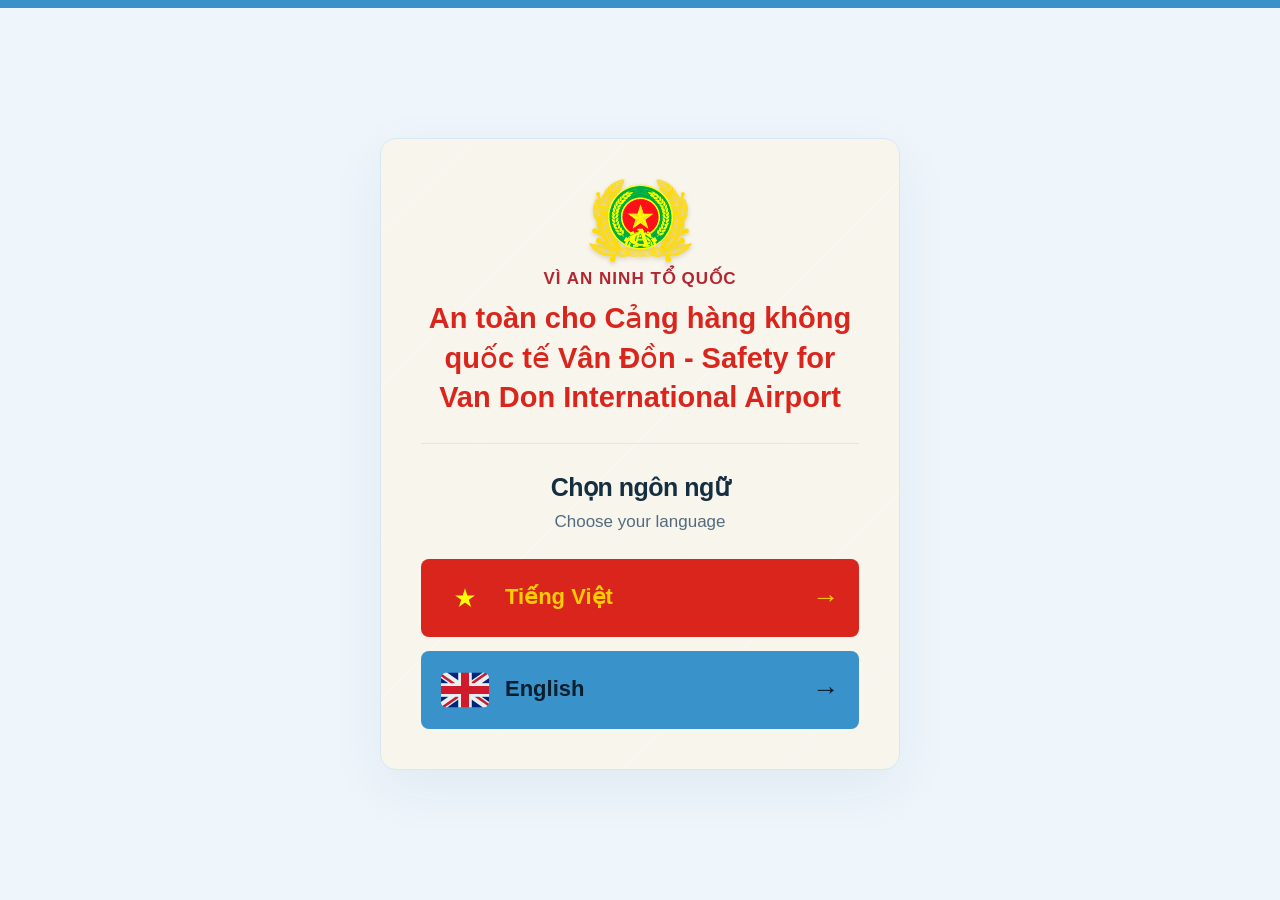
<file: index.html>
<!doctype html>
<html lang="vi">
<head>
  <meta charset="utf-8">
  <meta name="viewport" content="width=device-width,initial-scale=1">
  <title>An ninh hàng không — Cảng hàng không quốc tế Vân Đồn | Choose your language</title>
  <meta name="description" content="Chọn Tiếng Việt hoặc English để tìm hiểu thông tin an toàn hàng không tại Cảng hàng không quốc tế Vân Đồn. Choose your language for Vân Đồn aviation safety information.">
  <link rel="icon" type="image/svg+xml" href="data:image/svg+xml,%3Csvg xmlns='http://www.w3.org/2000/svg' viewBox='0 0 32 32'%3E%3Crect width='32' height='32' rx='8' fill='%230b2033'/%3E%3Cpath d='M16 5L20 14L28 16L20 19L18 27L14 27L12 19L4 16L12 14Z' fill='%23f4c45e'/%3E%3C/svg%3E">
  <link rel="stylesheet" href="style.css">
  <link rel="alternate" hreflang="vi" href="vi.html">
  <link rel="alternate" hreflang="en" href="en.html">
  <link rel="alternate" hreflang="x-default" href="./">
</head>
<body class="language-entry">
  <main class="language-card">
    <img class="entry-emblem" src="cand-emblem.svg" alt="Biểu trưng Công an nhân dân" width="100" height="81">
    <p class="entry-location">VÌ AN NINH TỔ QUỐC</p>
    <h1 class="agency-title">An toàn cho Cảng hàng không quốc tế Vân Đồn - Safety for Van Don International Airport</h1>
    <div class="entry-divider"></div>
    <h2>Chọn ngôn ngữ</h2>
    <p class="entry-instruction" lang="en">Choose your language</p>
    <div class="language-options">
      <a class="language-option language-vietnamese" href="vi.html" lang="vi" hreflang="vi">
        <img src="flag-vn.svg" alt="Cờ Việt Nam" width="48" height="48">
        <span>Tiếng Việt</span>
        <span class="entry-arrow" aria-hidden="true">→</span>
      </a>
      <a class="language-option language-english" href="en.html" lang="en" hreflang="en">
        <img src="flag-gb.svg" alt="United Kingdom flag" width="48" height="48">
        <span>English</span>
        <span class="entry-arrow" aria-hidden="true">→</span>
      </a>
    </div>
  </main>
</body>
</html>
</file>
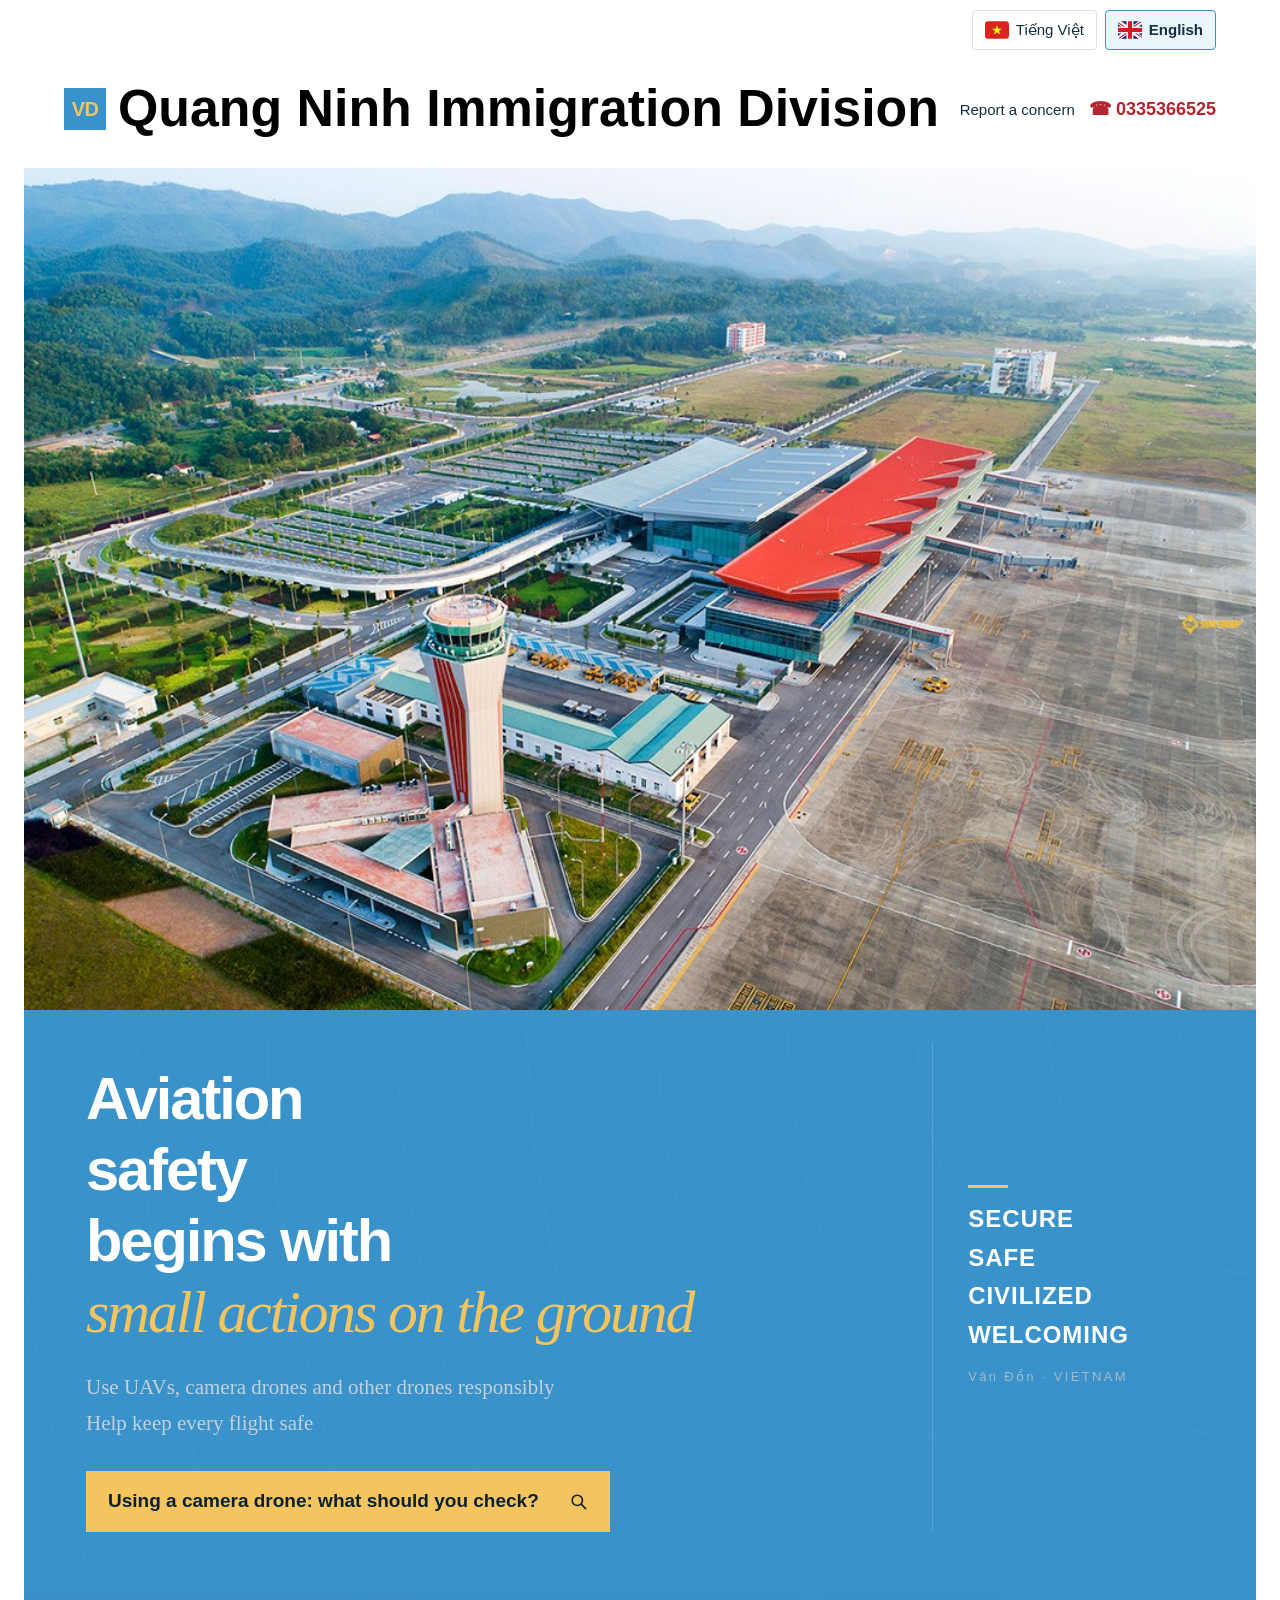
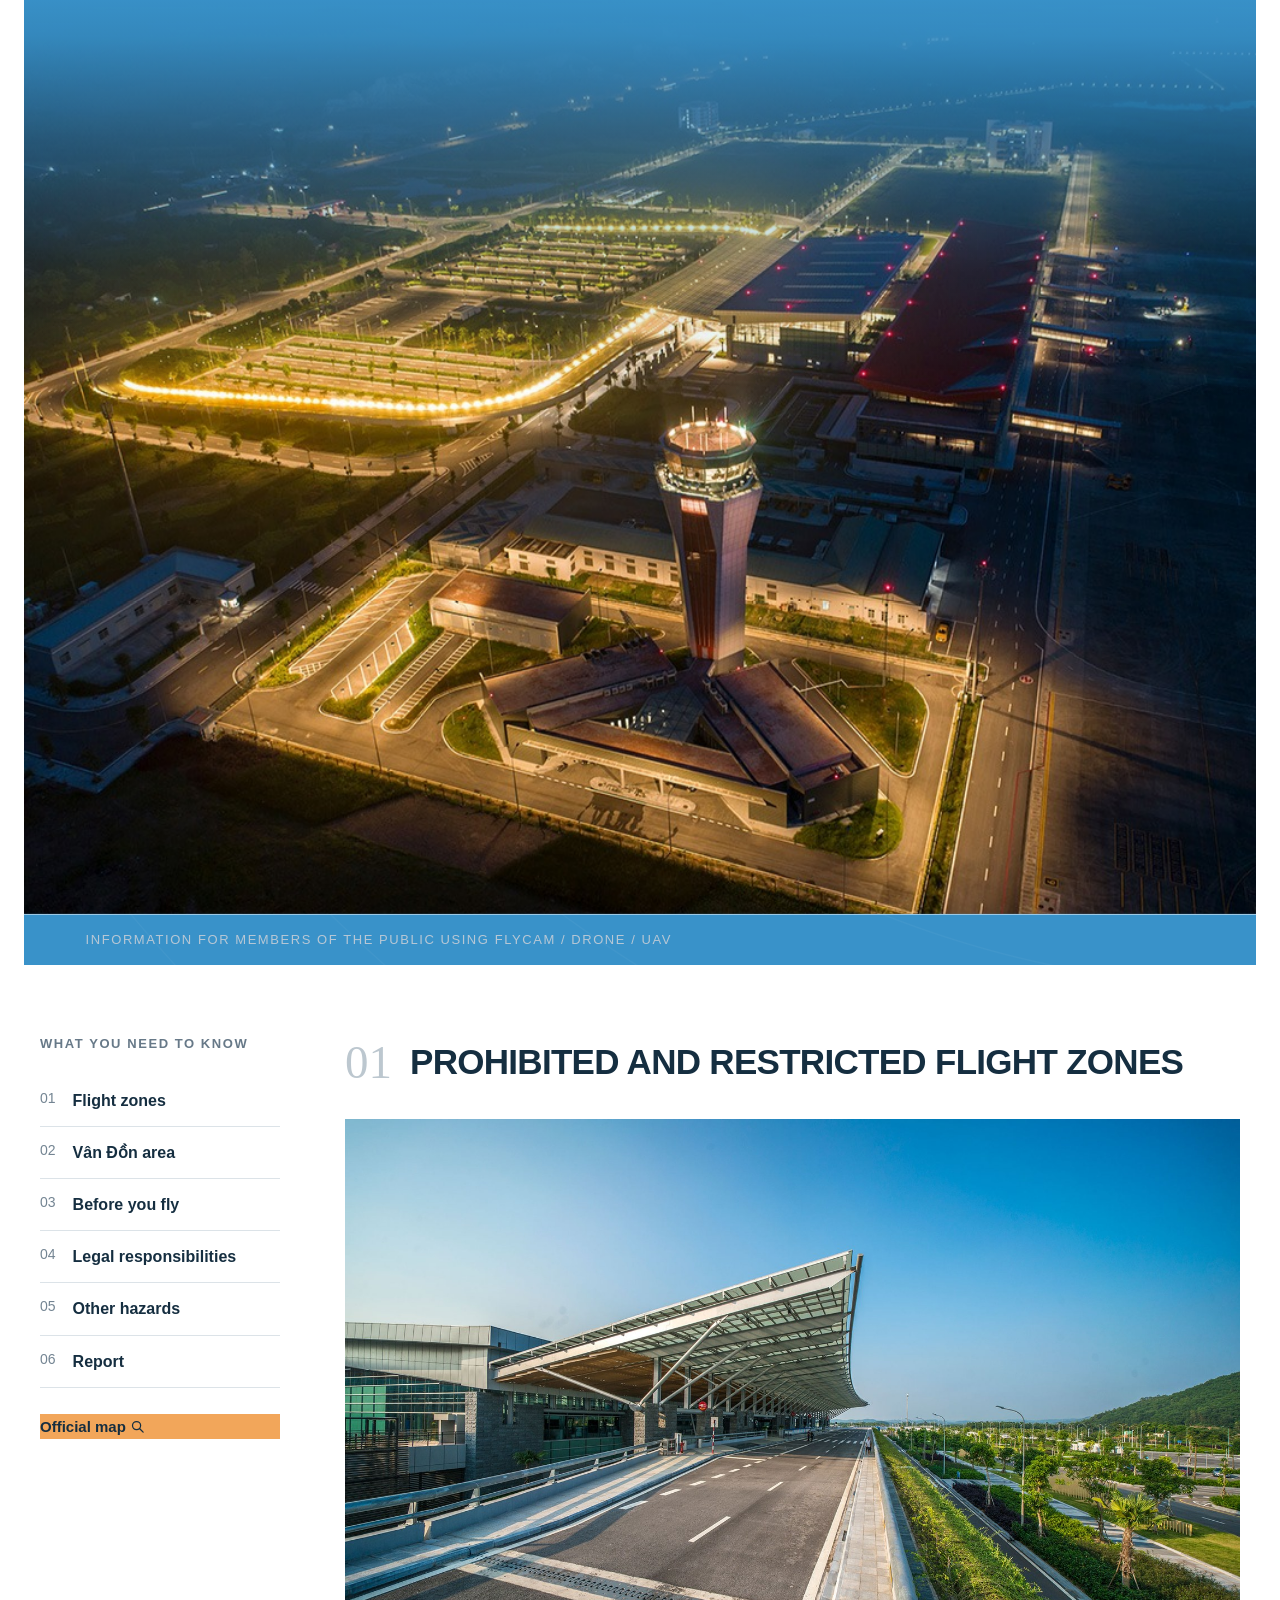
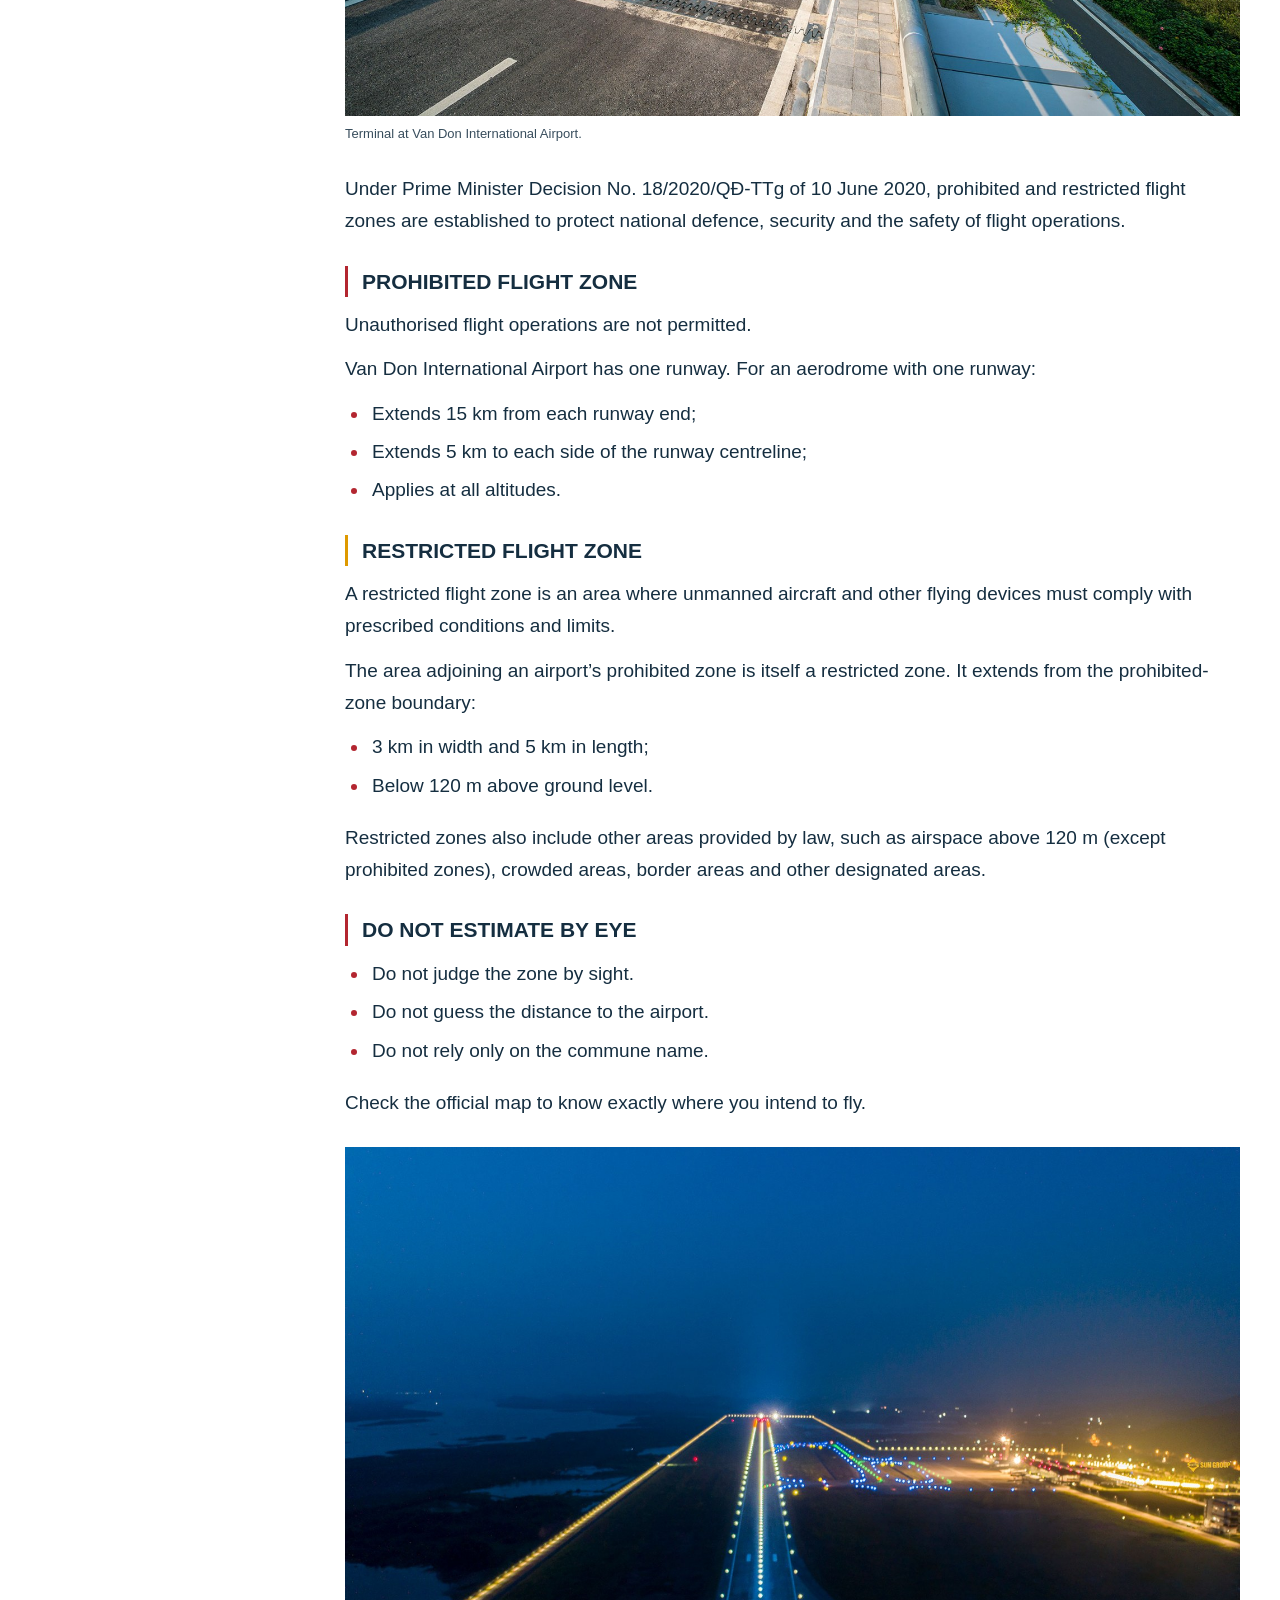
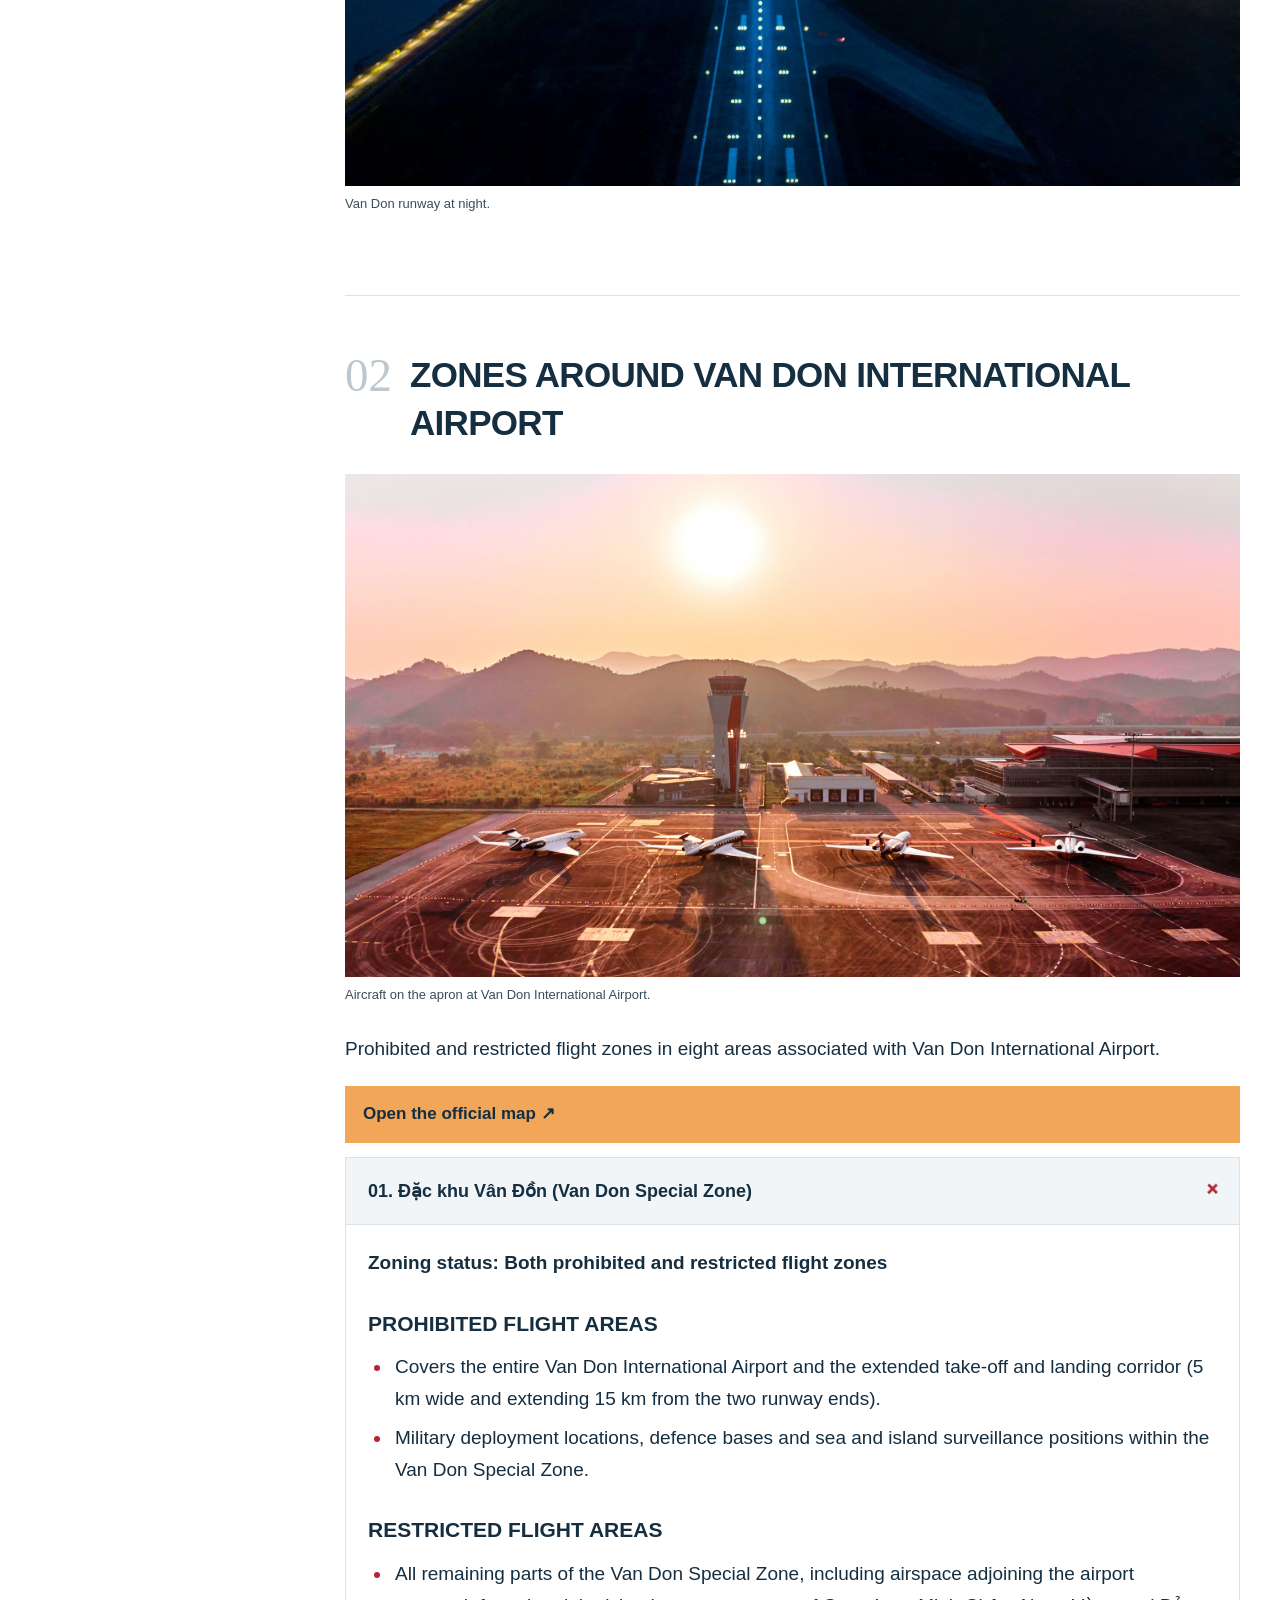
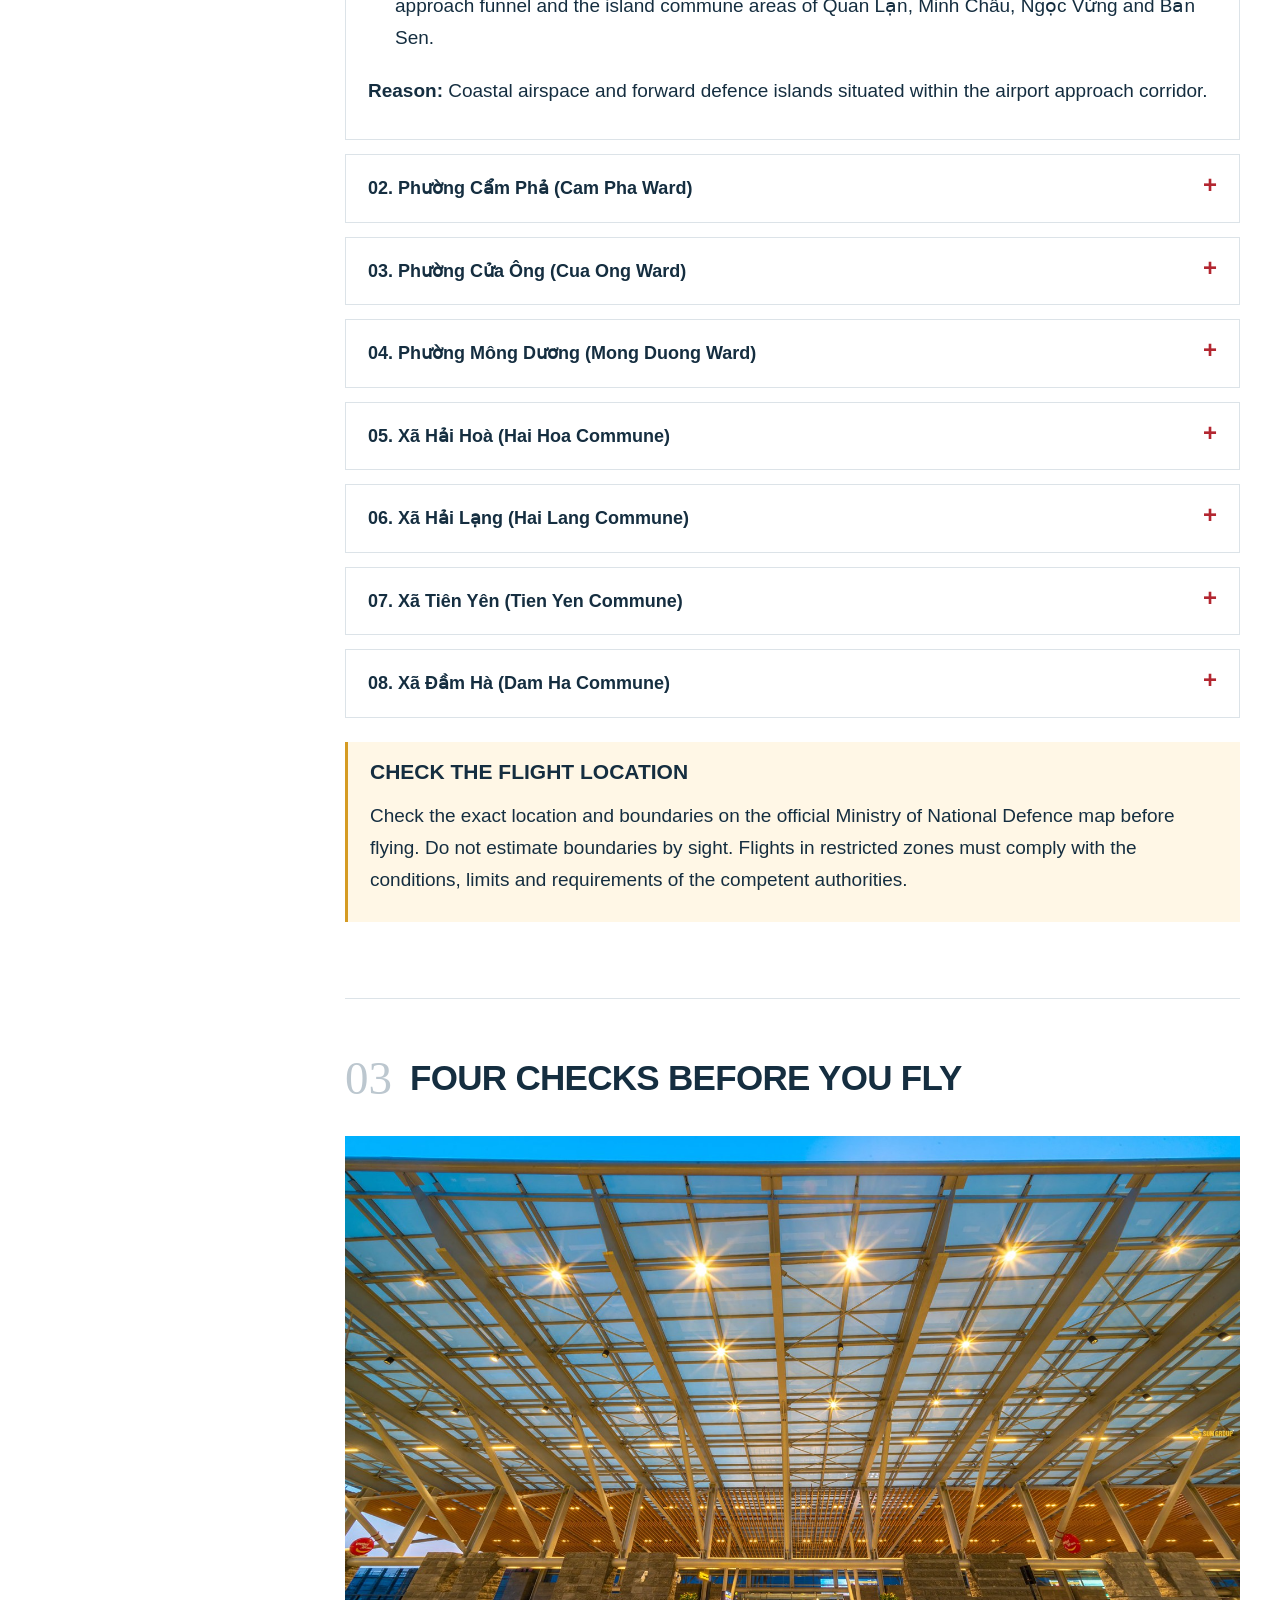
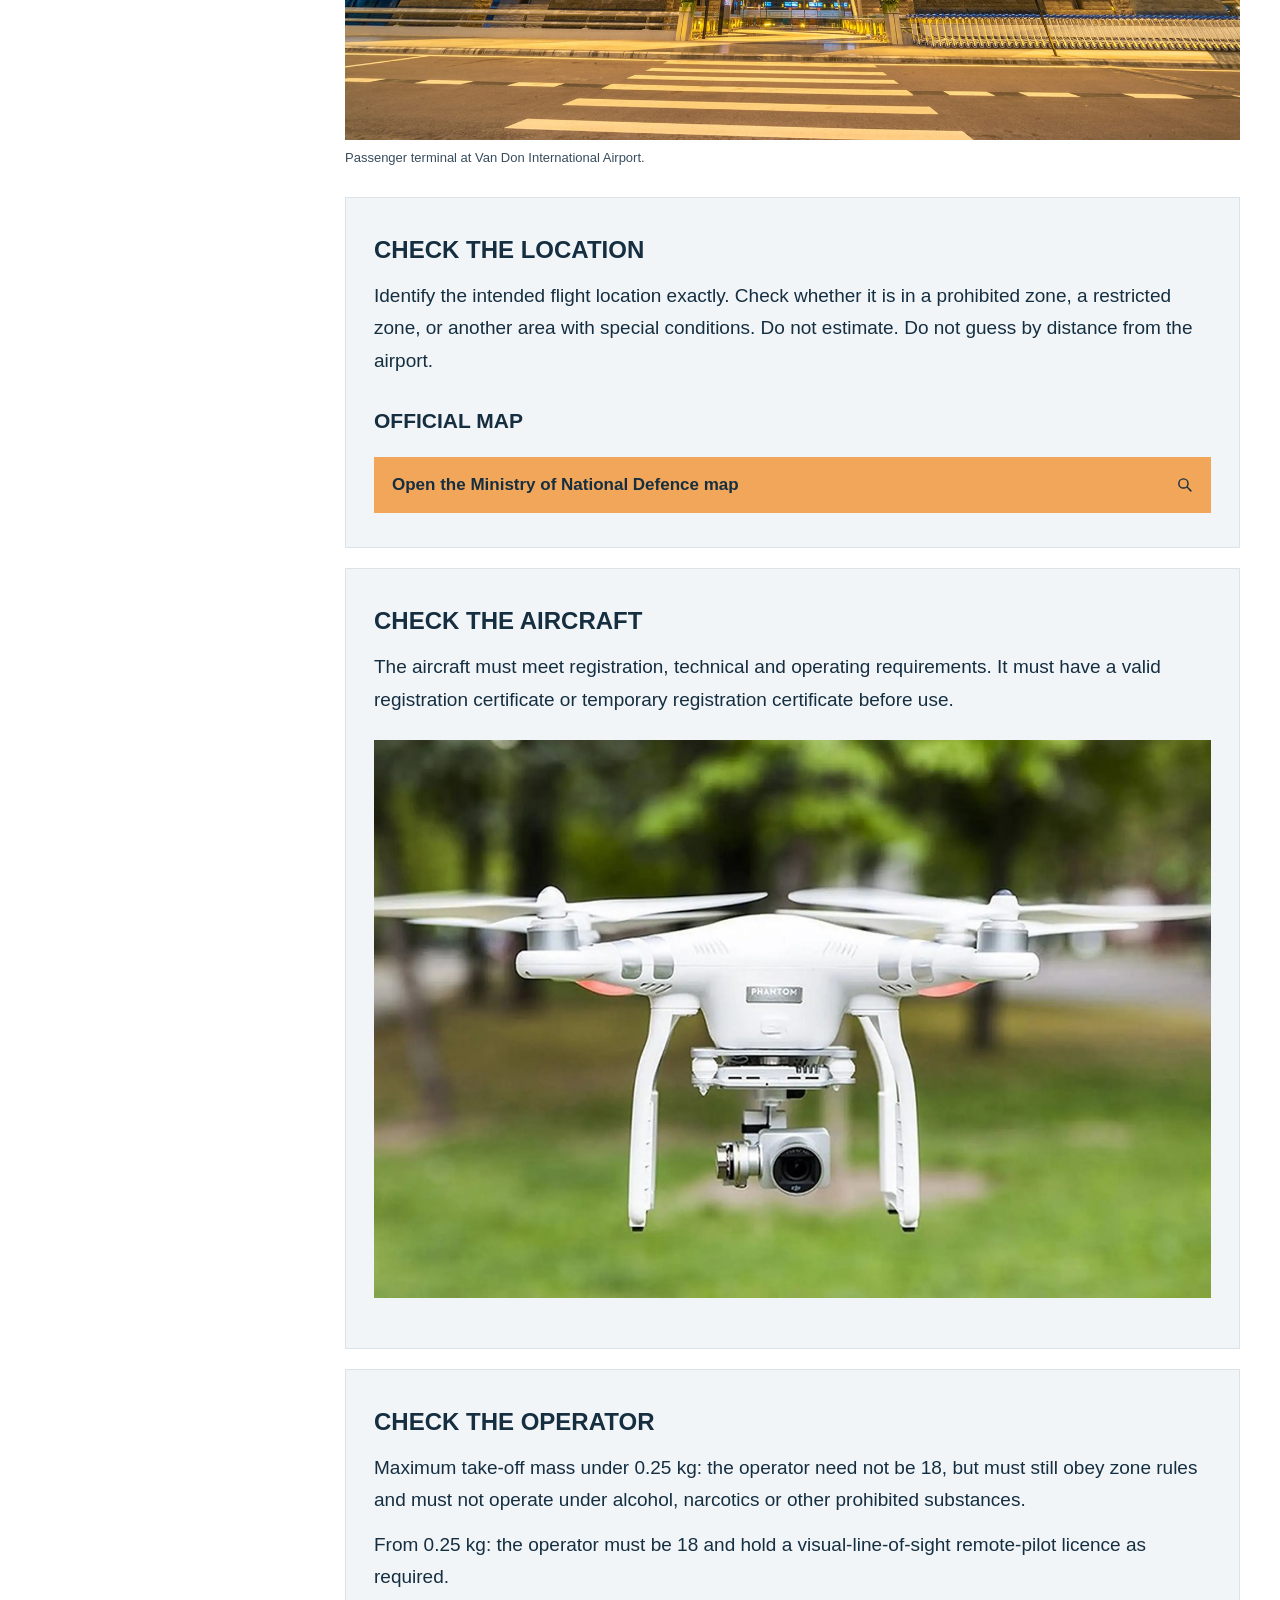
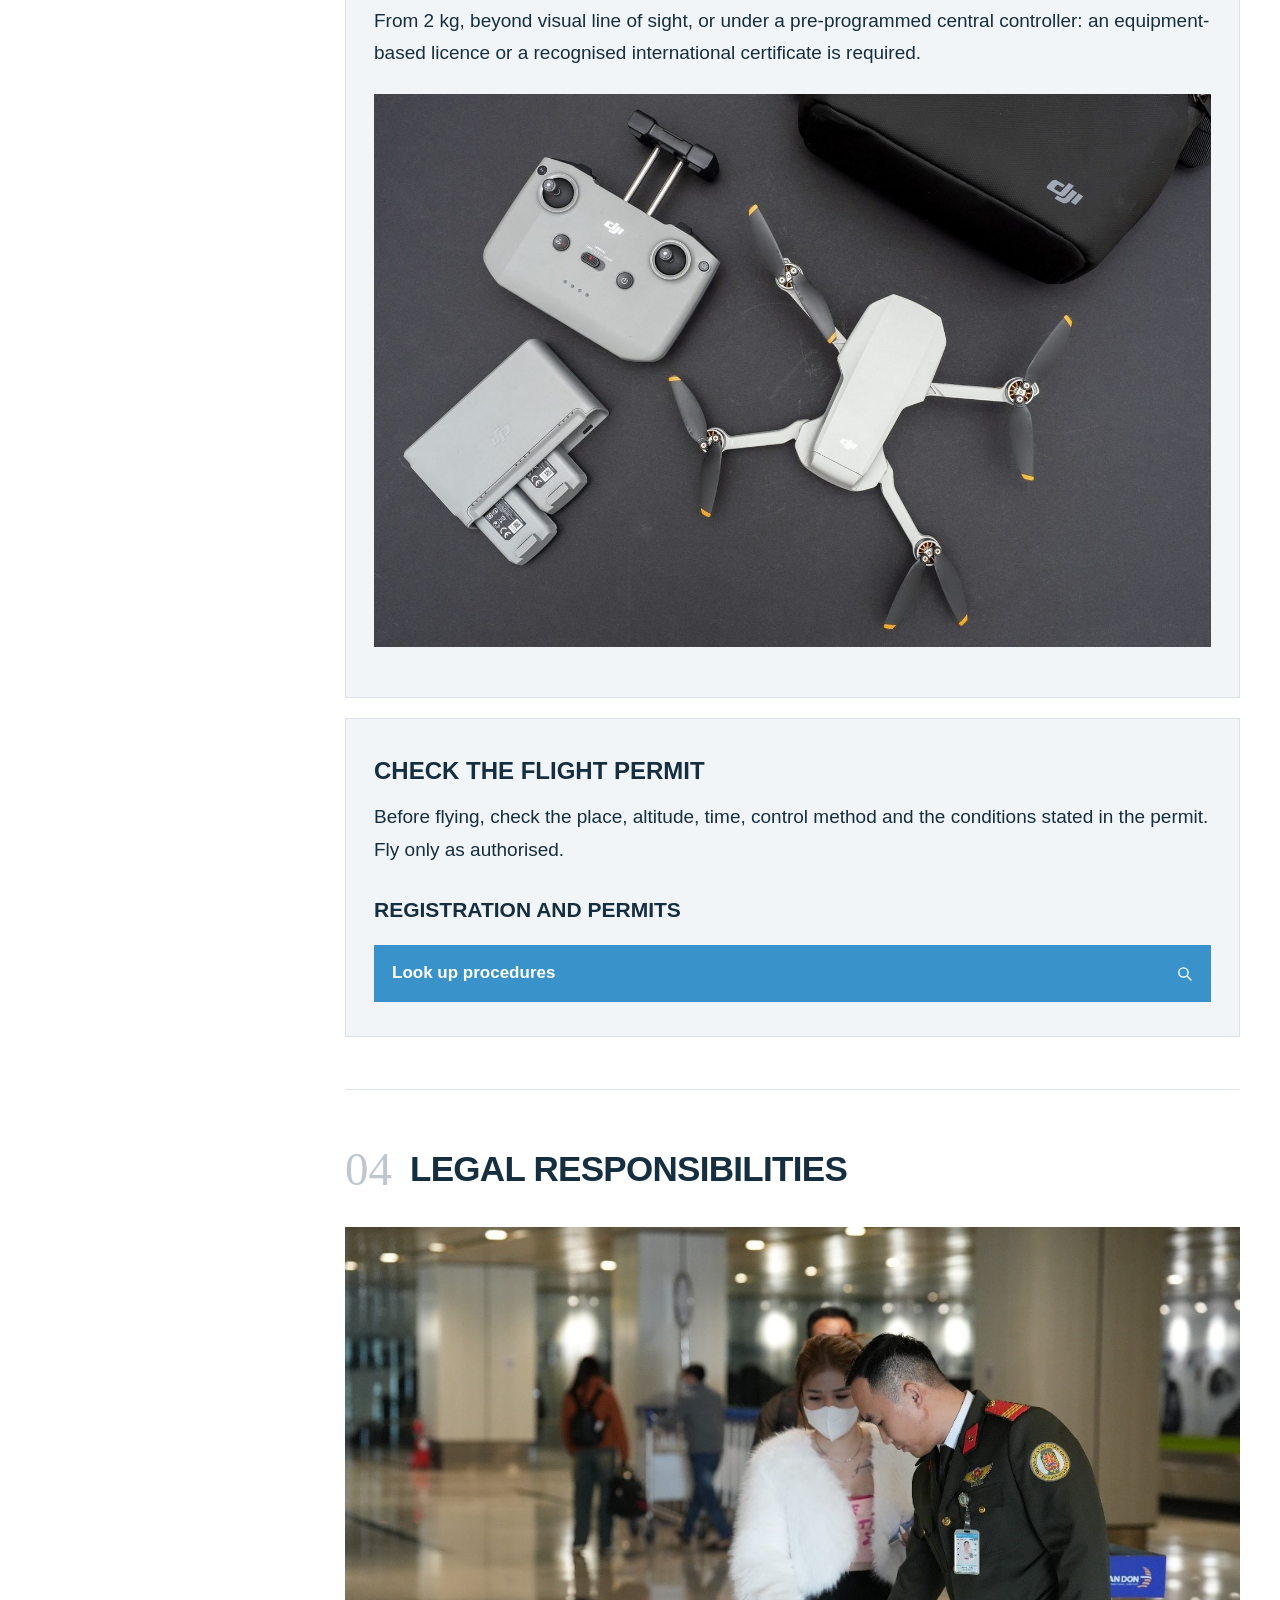
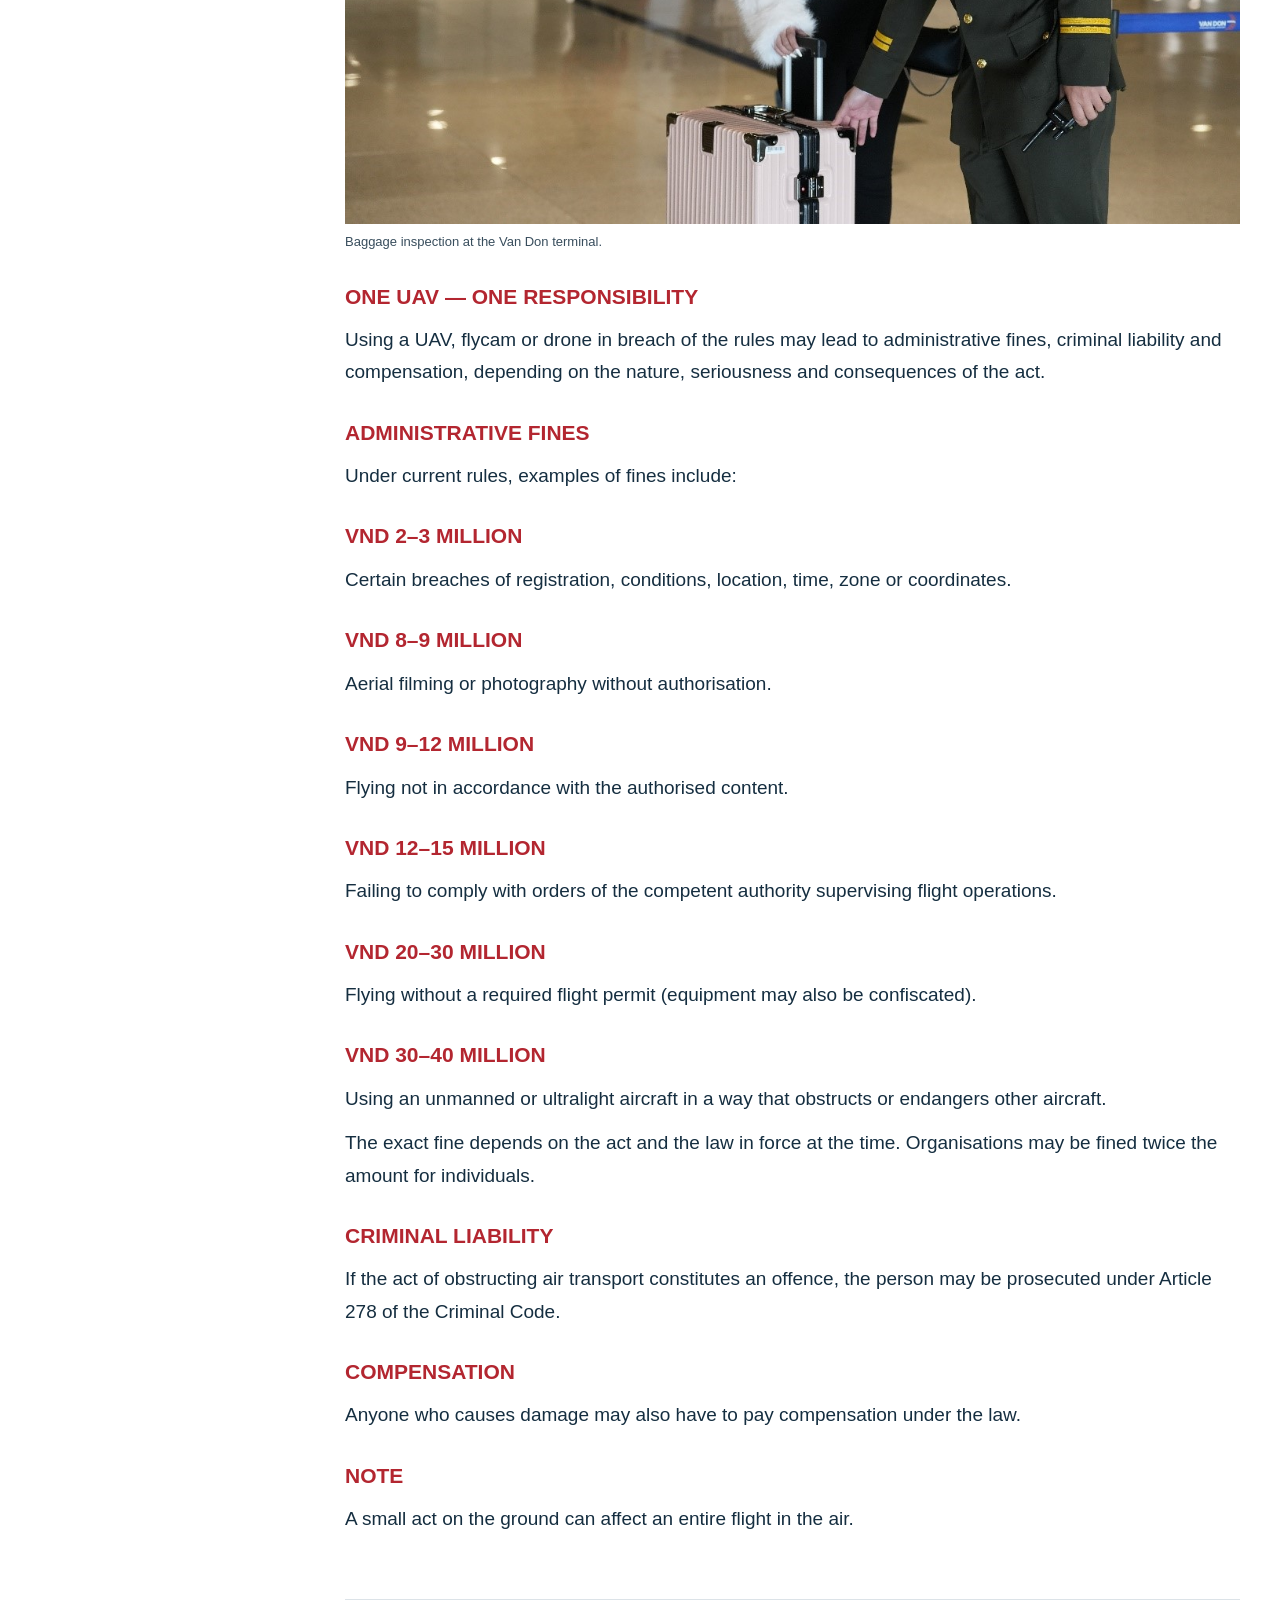
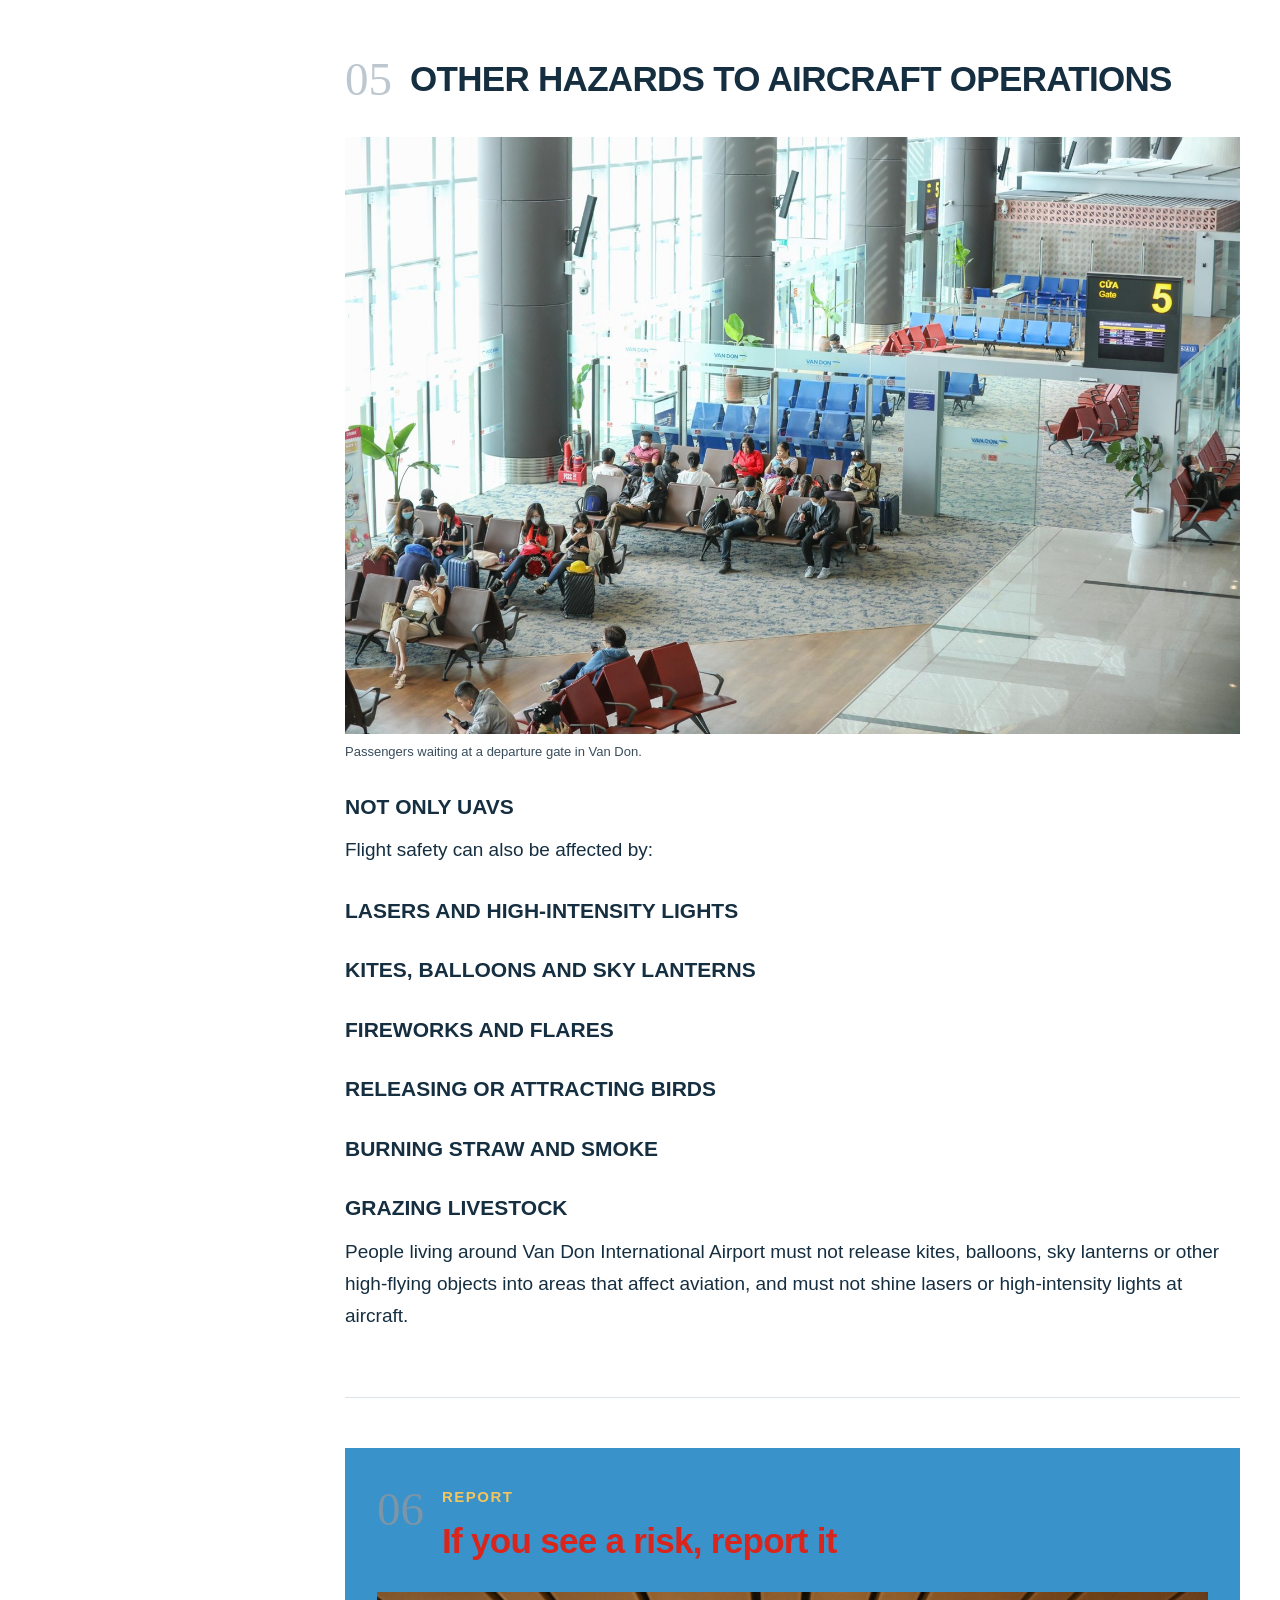
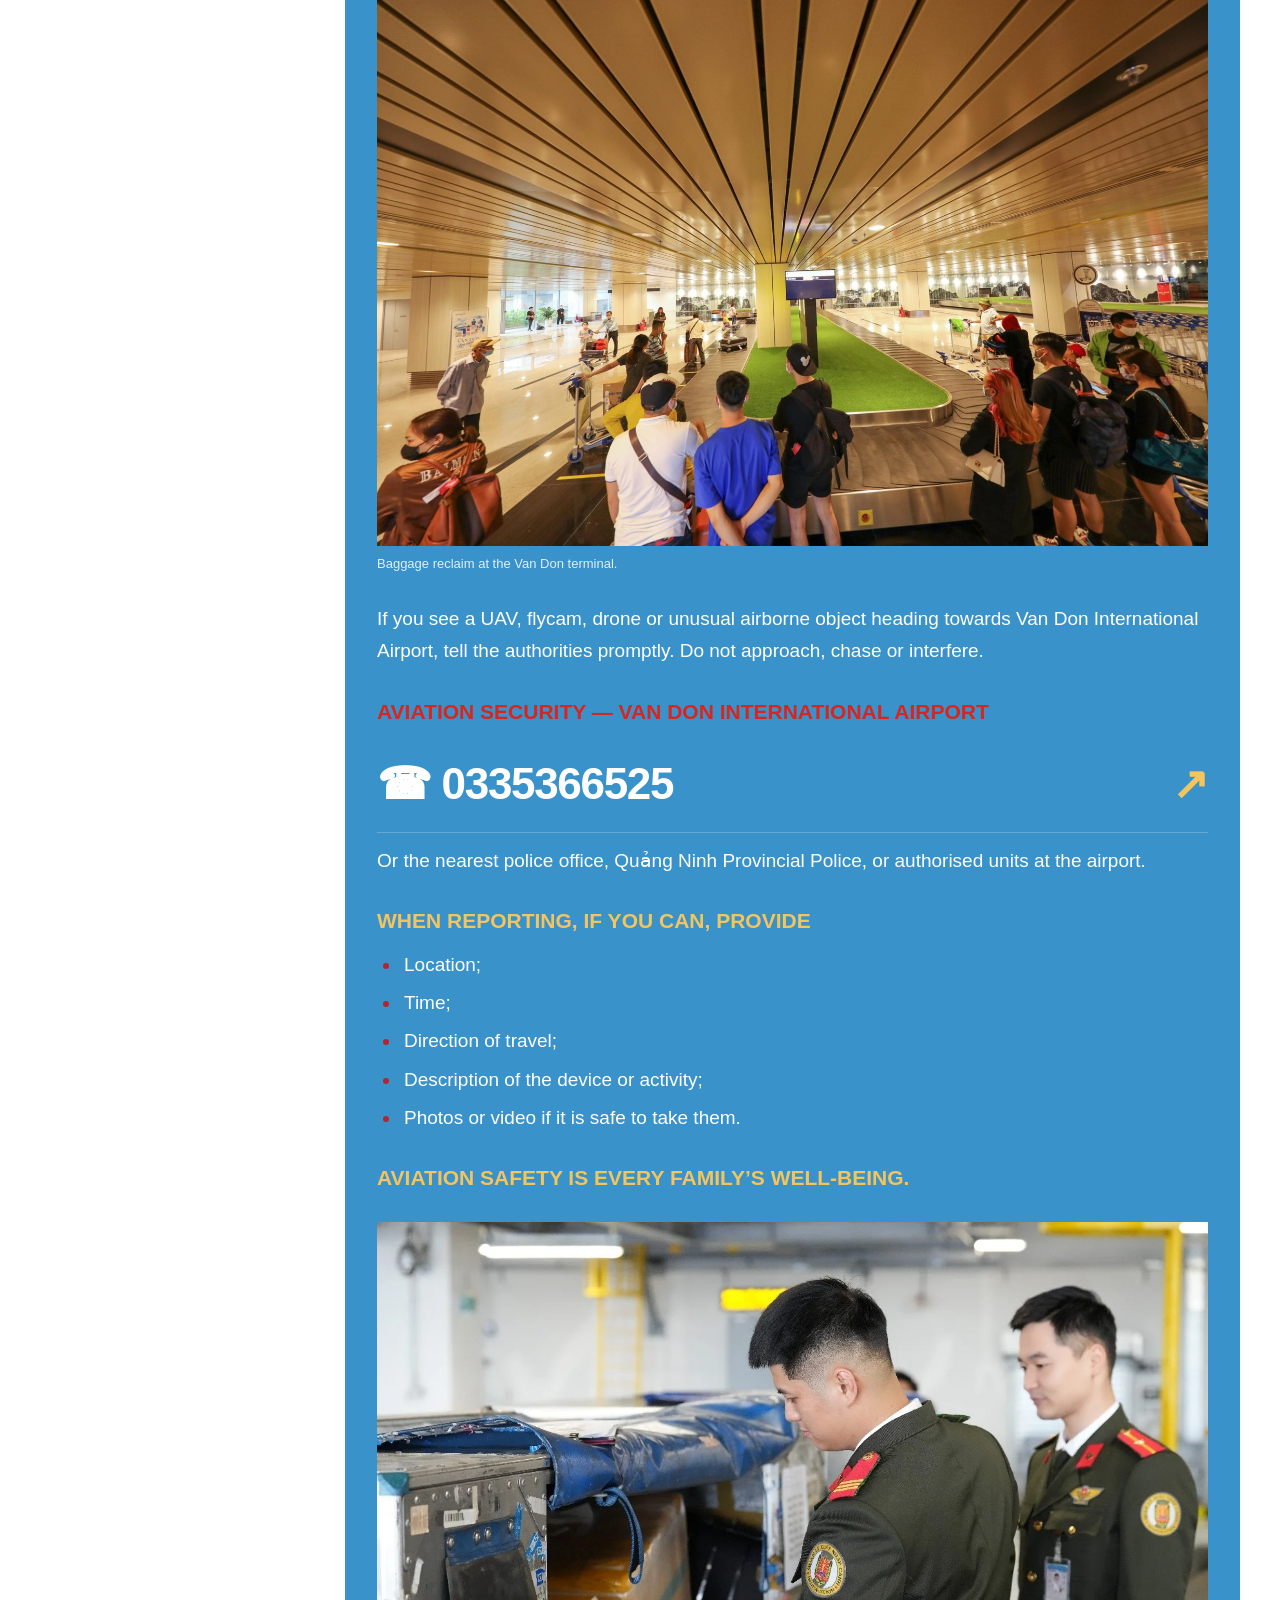
<file: en.html>
<!doctype html>
<html lang="en">
<head>
  <meta charset="utf-8">
  <meta name="viewport" content="width=device-width,initial-scale=1">
  <title>Aviation Safety — Vân Đồn</title>
  <meta name="description" content="Information on prohibited and restricted flight zones, UAV responsibilities and aviation safety reporting at Van Don International Airport.">
  <link rel="icon" type="image/svg+xml" href="data:image/svg+xml,%3Csvg xmlns='http://www.w3.org/2000/svg' viewBox='0 0 32 32'%3E%3Crect width='32' height='32' rx='8' fill='%230b2033'/%3E%3Cpath d='M16 5L20 14L28 16L20 19L18 27L14 27L12 19L4 16L12 14Z' fill='%23f4c45e'/%3E%3C/svg%3E">
  <link rel="stylesheet" href="style.css">
  <link rel="alternate" hreflang="vi" href="vi.html">
  <link rel="alternate" hreflang="en" href="en.html">
  <link rel="alternate" hreflang="x-default" href="./">
  <script src="fit-header.js?v=enfit3" defer></script>
</head>
<body>
  <a class="skip" href="#noi-dung">Skip to content</a>
  <nav class="language-switch" aria-label="Language">
    <a href="vi.html" lang="vi" hreflang="vi"><img src="flag-vn.svg" alt="" width="24" height="24">Tiếng Việt</a>
    <a href="en.html" lang="en" hreflang="en" aria-current="page"><img src="flag-gb.svg" alt="" width="24" height="24">English</a>
  </nav>
  <header>
    <a class="brand" href="./">
      <span class="brand-mark">VD</span>
      <span class="agency-name">Quang Ninh Immigration Division</span>
    </a>
    <a class="header-phone" href="tel:0335366525">Report a concern <strong><span class="contact-icon" aria-hidden="true">☎&#xfe0e;</span> 0335366525</strong></a>
  </header>
  <main>
    <div class="hero-banner hero-banner-full">
      <img class="hero-banner-photo" src="vandon-day.jpg" alt="Terminal, apron and control tower at Van Don International Airport" width="1920" height="1080">
    </div>
    <div class="hero">
      <div class="hero-inner">
        <div class="hero-copy">
          <h1><span>Aviation</span> <span>safety</span> <span>begins with</span> <em>small actions on the ground</em></h1>
          <p>Use UAVs, camera drones and other drones responsibly<br>Help keep every flight safe</p>
          <a class="hero-button" href="#muc-03">Using a camera drone: what should you check?
            <svg class="map-search-icon" xmlns="http://www.w3.org/2000/svg" viewBox="0 0 24 24" width="18" height="18" fill="none" stroke="currentColor" stroke-width="2" stroke-linecap="round" aria-hidden="true"><circle cx="10.5" cy="10.5" r="6.5"/><path d="m16 16 5 5"/></svg>
          </a>
        </div>
        <div class="hero-side">
          <span class="hero-rule"></span>
          <p>SECURE<br>SAFE<br>CIVILIZED<br>WELCOMING</p>
          <span class="hero-side-foot">Vân Đồn · VIETNAM</span>
        </div>
      </div>
      <div class="hero-sky">
        <img src="vandon-night.jpg" alt="Van Don International Airport terminal and control tower at night" width="1920" height="1080">
      </div>
      <div class="hero-bottom">
        <span>INFORMATION FOR MEMBERS OF THE PUBLIC USING FLYCAM / DRONE / UAV</span>
      </div>
    </div>
    <div class="page-layout" id="noi-dung">
      <aside class="navigation">
        <p>WHAT YOU NEED TO KNOW</p>
        <nav>
          <a href="#muc-01"><span>01</span>Flight zones</a>
          <a href="#muc-02"><span>02</span>Vân Đồn area</a>
          <a href="#muc-03"><span>03</span>Before you fly</a>
          <a href="#muc-04"><span>04</span>Legal responsibilities</a>
          <a href="#muc-05"><span>05</span>Other hazards</a>
          <a href="#muc-06"><span>06</span>Report</a>
        </nav>
        <a class="map-link" href="https://cambay.mod.gov.vn/" target="_blank" rel="noopener">Official map
          <svg class="map-search-icon" xmlns="http://www.w3.org/2000/svg" viewBox="0 0 24 24" width="18" height="18" fill="none" stroke="currentColor" stroke-width="2" stroke-linecap="round" aria-hidden="true"><circle cx="10.5" cy="10.5" r="6.5"/><path d="m16 16 5 5"/></svg>
        </a>
      </aside>
      <div class="content">
        <section id="muc-01" class="section section-1">
                  <div class="section-heading">
                    <span class="section-no">01</span>
                    <div><h2>PROHIBITED AND RESTRICTED FLIGHT ZONES</h2></div>
                  </div>
                  <div class="section-body">
                    <figure class="airport-photo"><img class="section-photo" src="vandon-terminal.jpg" alt="Terminal at Van Don International Airport" width="1600" height="1067" loading="lazy"><figcaption>Terminal at Van Don International Airport.</figcaption></figure>
                    <p>Under Prime Minister Decision No. 18/2020/QĐ-TTg of 10 June 2020, prohibited and restricted flight zones are established to protect national defence, security and the safety of flight operations.</p>
                    <h3>PROHIBITED FLIGHT ZONE</h3>
                    <p>Unauthorised flight operations are not permitted.</p>
                    <p>Van Don International Airport has one runway. For an aerodrome with one runway:</p>
                    <ul>
                      <li>Extends 15 km from each runway end;</li>
                      <li>Extends 5 km to each side of the runway centreline;</li>
                      <li>Applies at all altitudes.</li>
                    </ul>
                    <h3>RESTRICTED FLIGHT ZONE</h3>
                    <p>A restricted flight zone is an area where unmanned aircraft and other flying devices must comply with prescribed conditions and limits.</p>
                    <p>The area adjoining an airport’s prohibited zone is itself a restricted zone. It extends from the prohibited-zone boundary:</p>
                    <ul>
                      <li>3 km in width and 5 km in length;</li>
                      <li>Below 120 m above ground level.</li>
                    </ul>
                    <p>Restricted zones also include other areas provided by law, such as airspace above 120 m (except prohibited zones), crowded areas, border areas and other designated areas.</p>
                    <h3>DO NOT ESTIMATE BY EYE</h3>
                    <ul>
                      <li>Do not judge the zone by sight.</li>
                      <li>Do not guess the distance to the airport.</li>
                      <li>Do not rely only on the commune name.</li>
                    </ul>
                    <p>Check the official map to know exactly where you intend to fly.</p>
          
                    <figure class="airport-photo"><img class="section-photo" src="vandon-runway.jpg" alt="Van Don runway at night" width="1600" height="1143" loading="lazy"><figcaption>Van Don runway at night.</figcaption></figure>
                  </div>
                </section>

        <section id="muc-02" class="section section-2">
        <div class="section-heading"><span class="section-no">02</span><div><h2>ZONES AROUND VAN DON INTERNATIONAL AIRPORT</h2></div></div>
        <div class="section-body"><figure class="airport-photo"><img class="section-photo" src="vandon-apron.jpg" alt="Aircraft on the apron at Van Don International Airport" width="1600" height="899" loading="lazy"><figcaption>Aircraft on the apron at Van Don International Airport.</figcaption></figure><p>Prohibited and restricted flight zones in eight areas associated with Van Don International Airport.</p><a class="action" href="https://cambay.mod.gov.vn/" target="_blank" rel="noopener">Open the official map ↗</a>
        <details class="province zone-area" open><summary>01. Đặc khu Vân Đồn (Van Don Special Zone)<span class="plus">+</span></summary><div><p><strong>Zoning status: Both prohibited and restricted flight zones</strong></p><h3>PROHIBITED FLIGHT AREAS</h3><ul><li>Covers the entire Van Don International Airport and the extended take-off and landing corridor (5 km wide and extending 15 km from the two runway ends).</li><li>Military deployment locations, defence bases and sea and island surveillance positions within the Van Don Special Zone.</li></ul><h3>RESTRICTED FLIGHT AREAS</h3><ul><li>All remaining parts of the Van Don Special Zone, including airspace adjoining the airport approach funnel and the island commune areas of Quan Lạn, Minh Châu, Ngọc Vừng and Bản Sen.</li></ul><p><strong>Reason: </strong>Coastal airspace and forward defence islands situated within the airport approach corridor.</p></div></details>
        <details class="province zone-area"><summary>02. Phường Cẩm Phả (Cam Pha Ward)<span class="plus">+</span></summary><div><p><strong>Zoning status: Restricted flight zone with local prohibited areas</strong></p><h3>PROHIBITED FLIGHT AREAS</h3><ul><li>Administrative centre, police headquarters and ward/city military command headquarters within the area.</li><li>Electrical substations and industrial explosives storage facilities serving coal mining.</li></ul><h3>RESTRICTED FLIGHT AREAS</h3><ul><li>Covers most of Cam Pha Ward&#x27;s airspace because it is a central urban area with high population density and transport and maritime infrastructure corridors.</li></ul></div></details>
        <details class="province zone-area"><summary>03. Phường Cửa Ông (Cua Ong Ward)<span class="plus">+</span></summary><div><p><strong>Zoning status: Restricted flight zone and local prohibited areas</strong></p><h3>PROHIBITED FLIGHT AREAS</h3><ul><li>Cua Ong Port and its warehouses, yards and nationally important energy and industrial infrastructure.</li><li>The active protection zone around the historic Cua Ong Temple and military readiness positions in the area.</li></ul><h3>RESTRICTED FLIGHT AREAS</h3><ul><li>All residential areas within Cua Ong Ward and the ward&#x27;s coastal waters.</li></ul></div></details>
        <details class="province zone-area"><summary>04. Phường Mông Dương (Mong Duong Ward)<span class="plus">+</span></summary><div><p><strong>Zoning status: Restricted flight zone with local prohibited areas</strong></p><h3>PROHIBITED FLIGHT AREAS</h3><ul><li>Mong Duong 1 and 2 thermal power plants, associated substations and 500 kV transmission lines.</li><li>Key extraction areas, mineral storage and industrial explosives facilities.</li></ul><h3>RESTRICTED FLIGHT AREAS</h3><ul><li>Hilly areas, surface coal mining areas and residential areas of Mong Duong Ward; a flight altitude limit below 120 m applies.</li></ul></div></details>
        <details class="province zone-area"><summary>05. Xã Hải Hoà (Hai Hoa Commune)<span class="plus">+</span></summary><div><p><strong>Zoning status: Border restricted flight zone with prohibited areas around designated sites</strong></p><h3>PROHIBITED FLIGHT AREAS</h3><ul><li>Border guard posts and stations, defensive positions and the border belt immediately adjoining the border line.</li></ul><h3>RESTRICTED FLIGHT AREAS</h3><ul><li>Covers all of Hai Hoa Commune, which lies within the 25,000 m border restricted flight strip measured from the Vietnam–China national border.</li></ul></div></details>
        <details class="province zone-area"><summary>06. Xã Hải Lạng (Hai Lang Commune)<span class="plus">+</span></summary><div><p><strong>Zoning status: Restricted flight zone with prohibited corridor areas</strong></p><h3>PROHIBITED FLIGHT AREAS</h3><ul><li>Local defence facilities, exercise positions and key transport infrastructure junctions crossing the area.</li></ul><h3>RESTRICTED FLIGHT AREAS</h3><ul><li>All of Hai Lang Commune is a restricted flight zone because it lies within the coastal flight safety corridor and the extended border influence strip.</li></ul></div></details>
        <details class="province zone-area"><summary>07. Xã Tiên Yên (Tien Yen Commune)<span class="plus">+</span></summary><div><p><strong>Zoning status: Restricted flight zone</strong></p><h3>PROHIBITED FLIGHT AREAS</h3><ul><li>Commune government offices, military command, commune police headquarters and armed forces deployment sites.</li></ul><h3>RESTRICTED FLIGHT AREAS</h3><ul><li>Extends across all of Tien Yen Commune&#x27;s airspace because it lies within the 25 km strip measured from the border and is an urban area and inter-district transport hub.</li></ul></div></details>
        <details class="province zone-area"><summary>08. Xã Đầm Hà (Dam Ha Commune)<span class="plus">+</span></summary><div><p><strong>Zoning status: Border restricted flight zone with local prohibited areas</strong></p><h3>PROHIBITED FLIGHT AREAS</h3><ul><li>Government office areas, security and defence telecommunications stations, and military bases and storage facilities within the commune.</li></ul><h3>RESTRICTED FLIGHT AREAS</h3><ul><li>Covers most of Dam Ha Commune because its territory lies entirely within the border restricted flight zone, extending 25 km inland from the border.</li></ul></div></details>
        <aside class="notice"><h3>CHECK THE FLIGHT LOCATION</h3><p>Check the exact location and boundaries on the official Ministry of National Defence map before flying. Do not estimate boundaries by sight. Flights in restricted zones must comply with the conditions, limits and requirements of the competent authorities.</p></aside></div>
        </section>

        <section id="muc-03" class="section section-3">
                  <div class="section-heading">
                    <span class="section-no">03</span>
                    <div><h2>FOUR CHECKS BEFORE YOU FLY</h2></div>
                  </div>
                  <div class="section-body">
                    <figure class="airport-photo"><img class="section-photo" src="vandon-arrivals.jpg" alt="Passenger terminal at Van Don International Airport" width="1600" height="1080" loading="lazy"><figcaption>Passenger terminal at Van Don International Airport.</figcaption></figure>
                    <div class="checks">
                      <article class="check">
                        <h3>CHECK THE LOCATION</h3>
                        <p>Identify the intended flight location exactly. Check whether it is in a prohibited zone, a restricted zone, or another area with special conditions. Do not estimate. Do not guess by distance from the airport.</p>
                        <h3>OFFICIAL MAP</h3>
                        <a class="action" href="https://cambay.mod.gov.vn/" target="_blank" rel="noopener">Open the Ministry of National Defence map
                          <svg class="map-search-icon" xmlns="http://www.w3.org/2000/svg" viewBox="0 0 24 24" width="18" height="18" fill="none" stroke="currentColor" stroke-width="2" stroke-linecap="round" aria-hidden="true"><circle cx="10.5" cy="10.5" r="6.5"/><path d="m16 16 5 5"/></svg>
                        </a>
                      </article>
                      <article class="check">
                        <h3>CHECK THE AIRCRAFT</h3>
                        <p>The aircraft must meet registration, technical and operating requirements. It must have a valid registration certificate or temporary registration certificate before use.</p>
                        <img class="section-photo" src="flycam-air.jpg" alt="A camera drone in flight — check the aircraft before you fly" width="1600" height="900" loading="lazy">
                      </article>
                      <article class="check">
                        <h3>CHECK THE OPERATOR</h3>
                        <p>Maximum take-off mass under 0.25 kg: the operator need not be 18, but must still obey zone rules and must not operate under alcohol, narcotics or other prohibited substances.</p>
                        <p>From 0.25 kg: the operator must be 18 and hold a visual-line-of-sight remote-pilot licence as required.</p>
                        <p>From 2 kg, beyond visual line of sight, or under a pre-programmed central controller: an equipment-based licence or a recognised international certificate is required.</p>
                        <img class="section-photo" src="flycam-kit.jpg" alt="Camera drone, controller and batteries — check the operator and the aircraft before you fly" width="1600" height="900" loading="lazy">
                      </article>
                      <article class="check">
                        <h3>CHECK THE FLIGHT PERMIT</h3>
                        <p>Before flying, check the place, altitude, time, control method and the conditions stated in the permit. Fly only as authorised.</p>
                        <h3>REGISTRATION AND PERMITS</h3>
                        <a class="action" href="https://dichvucong.mod.gov.vn/web/bo-quoc-phong/thu-tuc-hanh-chinh#/thu-tuc-hanh-chinh/5377" target="_blank" rel="noopener">Look up procedures
                          <svg class="map-search-icon" xmlns="http://www.w3.org/2000/svg" viewBox="0 0 24 24" width="18" height="18" fill="none" stroke="currentColor" stroke-width="2" stroke-linecap="round" aria-hidden="true"><circle cx="10.5" cy="10.5" r="6.5"/><path d="m16 16 5 5"/></svg>
                        </a>
                      </article>
                    </div>
                  </div>
                </section>

        <section id="muc-04" class="section section-4">
                  <div class="section-heading">
                    <span class="section-no">04</span>
                    <div><h2>LEGAL RESPONSIBILITIES</h2></div>
                  </div>
                  <div class="section-body">
                    <figure class="airport-photo"><img class="section-photo" src="vandon-security.jpg" alt="Baggage inspection at the Van Don terminal" width="1140" height="760" loading="lazy"><figcaption>Baggage inspection at the Van Don terminal.</figcaption></figure>
                    <h3>ONE UAV — ONE RESPONSIBILITY</h3>
                    <p>Using a UAV, flycam or drone in breach of the rules may lead to administrative fines, criminal liability and compensation, depending on the nature, seriousness and consequences of the act.</p>
                    <h3>ADMINISTRATIVE FINES</h3>
                    <p>Under current rules, examples of fines include:</p>
                    <h3>VND 2–3 MILLION</h3>
                    <p>Certain breaches of registration, conditions, location, time, zone or coordinates.</p>
                    <h3>VND 8–9 MILLION</h3>
                    <p>Aerial filming or photography without authorisation.</p>
                    <h3>VND 9–12 MILLION</h3>
                    <p>Flying not in accordance with the authorised content.</p>
                    <h3>VND 12–15 MILLION</h3>
                    <p>Failing to comply with orders of the competent authority supervising flight operations.</p>
                    <h3>VND 20–30 MILLION</h3>
                    <p>Flying without a required flight permit (equipment may also be confiscated).</p>
                    <h3>VND 30–40 MILLION</h3>
                    <p>Using an unmanned or ultralight aircraft in a way that obstructs or endangers other aircraft.</p>
                    <p>The exact fine depends on the act and the law in force at the time. Organisations may be fined twice the amount for individuals.</p>
                    <h3>CRIMINAL LIABILITY</h3>
                    <p>If the act of obstructing air transport constitutes an offence, the person may be prosecuted under Article 278 of the Criminal Code.</p>
                    <h3>COMPENSATION</h3>
                    <p>Anyone who causes damage may also have to pay compensation under the law.</p>
                    <h3>NOTE</h3>
                    <p>A small act on the ground can affect an entire flight in the air.</p>
                  </div>
                </section>

        <section id="muc-05" class="section section-5">
                  <div class="section-heading">
                    <span class="section-no">05</span>
                    <div><h2>OTHER HAZARDS TO AIRCRAFT OPERATIONS</h2></div>
                  </div>
                  <div class="section-body">
                    <figure class="airport-photo"><img class="section-photo" src="vandon-aircraft-1.jpg" alt="Passengers waiting at a departure gate in Van Don" width="1600" height="1067" loading="lazy"><figcaption>Passengers waiting at a departure gate in Van Don.</figcaption></figure>
                    <h3>NOT ONLY UAVS</h3>
                    <p>Flight safety can also be affected by:</p>
                    <h3>LASERS AND HIGH-INTENSITY LIGHTS</h3>
                    <h3>KITES, BALLOONS AND SKY LANTERNS</h3>
                    <h3>FIREWORKS AND FLARES</h3>
                    <h3>RELEASING OR ATTRACTING BIRDS</h3>
                    <h3>BURNING STRAW AND SMOKE</h3>
                    <h3>GRAZING LIVESTOCK</h3>
                    <p>People living around Van Don International Airport must not release kites, balloons, sky lanterns or other high-flying objects into areas that affect aviation, and must not shine lasers or high-intensity lights at aircraft.</p>
                  </div>
                </section>

        <section id="muc-06" class="section section-6">
                  <div class="section-heading">
                    <span class="section-no">06</span>
                    <div>
                      <span class="eyebrow">Report</span>
                      <h2>If you see a risk, report it</h2>
                    </div>
                  </div>
                  <div class="section-body">
                    <figure class="airport-photo"><img class="section-photo" src="vandon-aircraft-2.jpg" alt="Baggage reclaim at the Van Don terminal" width="1600" height="1067" loading="lazy"><figcaption>Baggage reclaim at the Van Don terminal.</figcaption></figure>
                    <p>If you see a UAV, flycam, drone or unusual airborne object heading towards Van Don International Airport, tell the authorities promptly. Do not approach, chase or interfere.</p>
                    <h3 class="agency-contact">AVIATION SECURITY — VAN DON INTERNATIONAL AIRPORT</h3>
                    <a class="phone" href="tel:0335366525"><span class="contact-number"><span class="contact-icon" aria-hidden="true">☎&#xfe0e;</span> 0335366525</span> <span>↗</span></a>
                    <p>Or the nearest police office, Quảng Ninh Provincial Police, or authorised units at the airport.</p>
                    <h3>WHEN REPORTING, IF YOU CAN, PROVIDE</h3>
                    <ul>
                      <li>Location;</li>
                      <li>Time;</li>
                      <li>Direction of travel;</li>
                      <li>Description of the device or activity;</li>
                      <li>Photos or video if it is safe to take them.</li>
                    </ul>
                    <h3>AVIATION SAFETY IS EVERY FAMILY’S WELL-BEING.</h3>
                    <figure class="airport-photo"><img class="section-photo" src="vandon-cargo-inspection.webp" alt="Cargo inspection at the Van Don terminal" width="1290" height="860" loading="lazy"><figcaption>Cargo inspection at the Van Don terminal.</figcaption></figure>
                    <div class="legal-references">
                      <h3>MAIN LEGAL REFERENCES</h3>
                      <ul>
                        <li>Criminal Code No. 100/2015/QH13, as amended.</li>
                        <li>Law on People’s Air Defence No. 49/2024/QH15.</li>
                        <li>Law No. 98/2025/QH15 amending 11 laws on military and national defence.</li>
                        <li>Vietnam Civil Aviation Law No. 130/2025/QH15.</li>
                        <li>Prime Minister Decision No. 18/2020/QĐ-TTg of 10 June 2020.</li>
                        <li>Decree No. 288/2025/NĐ-CP of 5 November 2025 on unmanned aircraft and other flying devices.</li>
                        <li>Circular No. 146/2025/TT-BQP of 25 December 2025.</li>
                        <li>Decree No. 282/2025/NĐ-CP of 30 October 2025 on administrative sanctions.</li>
                        <li>Decree No. 347/2026/NĐ-CP of 8 September 2026 amending Decree No. 282/2025/NĐ-CP.</li>
                        <li>And other related legal instruments.</li>
                      </ul>
                      <p>Thank you.</p>
                    </div>
                  </div>
                </section>
      </div>
    </div>
  </main>
  <footer>
    
    
    <strong>For peace on every journey.</strong>
    <a href="#">Back to top ↑</a>
  </footer>
  <div class="mobile-bar">
    <a href="https://cambay.mod.gov.vn/" target="_blank" rel="noopener">Official map
      <svg class="map-search-icon" xmlns="http://www.w3.org/2000/svg" viewBox="0 0 24 24" width="18" height="18" fill="none" stroke="currentColor" stroke-width="2" stroke-linecap="round" aria-hidden="true"><circle cx="10.5" cy="10.5" r="6.5"/><path d="m16 16 5 5"/></svg>
    </a>
    <a href="tel:0335366525">Call to report</a>
  </div>
</body>
</html>
</file>
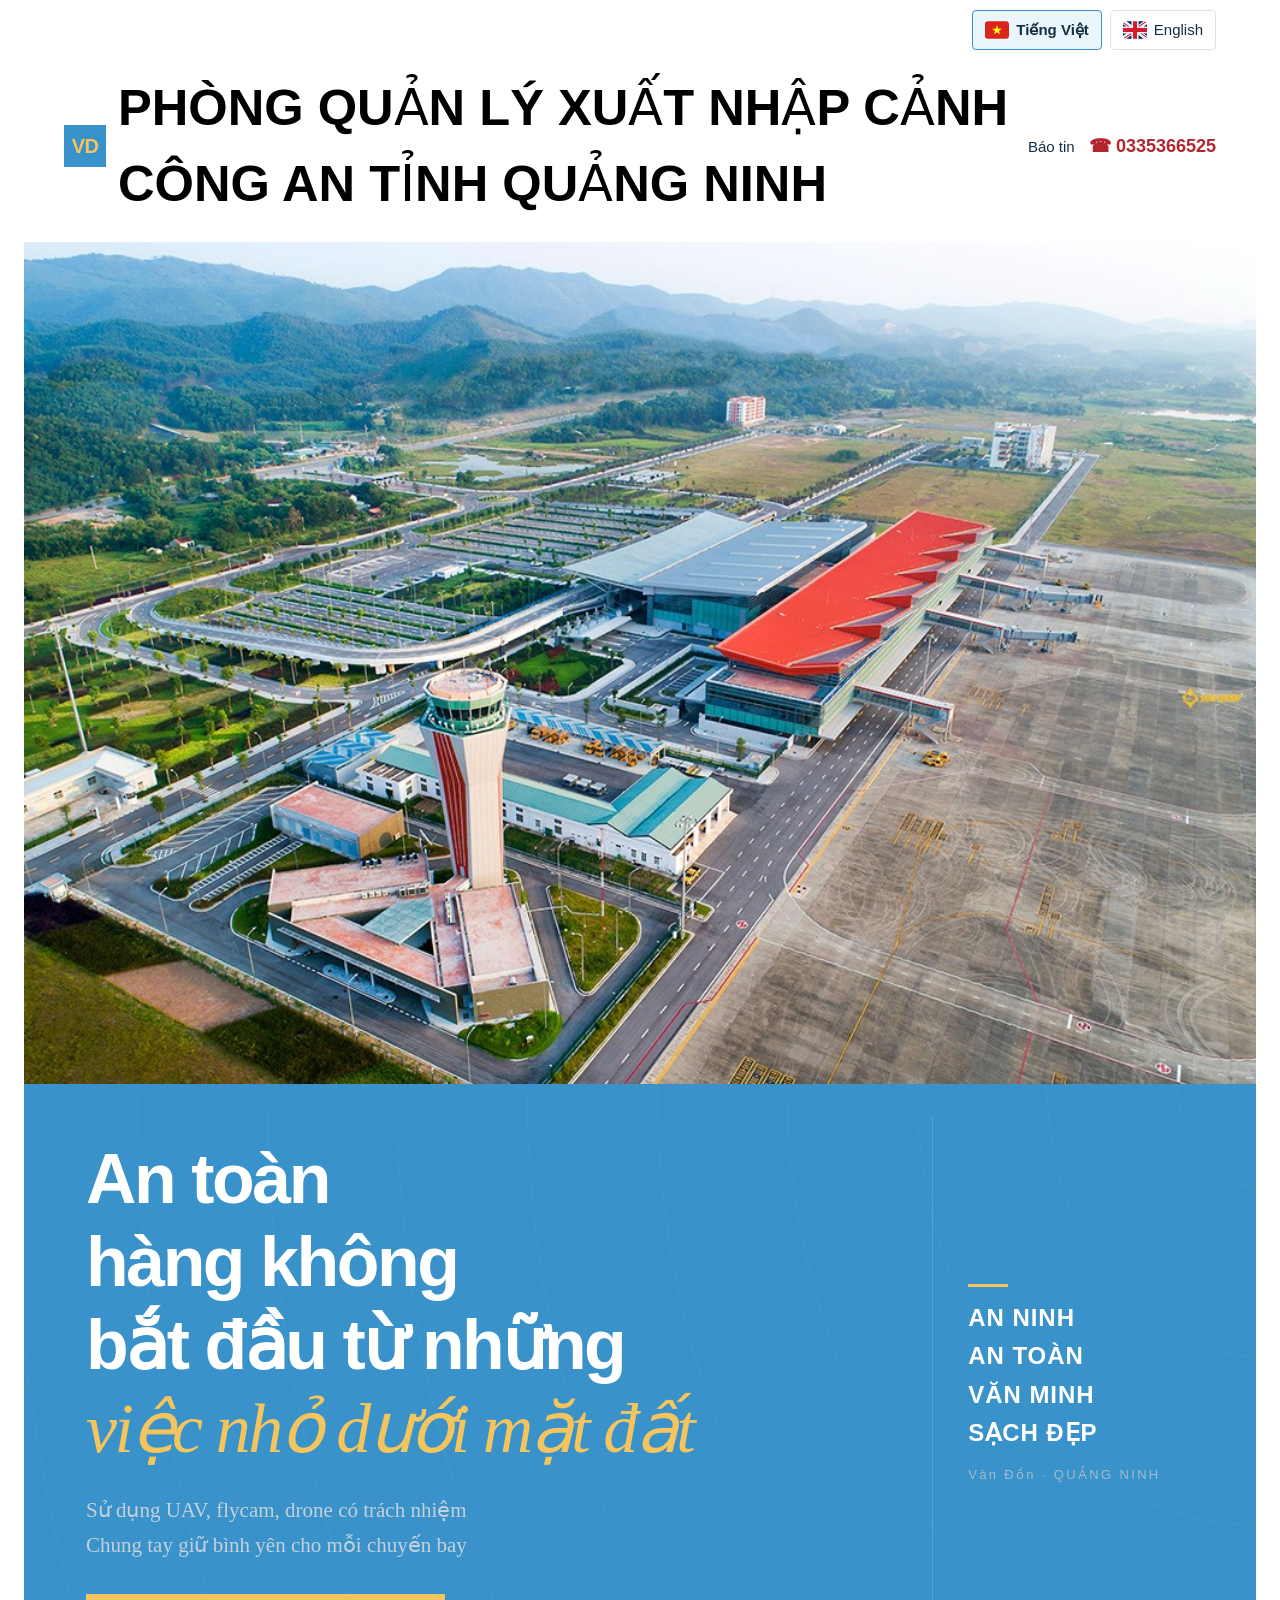
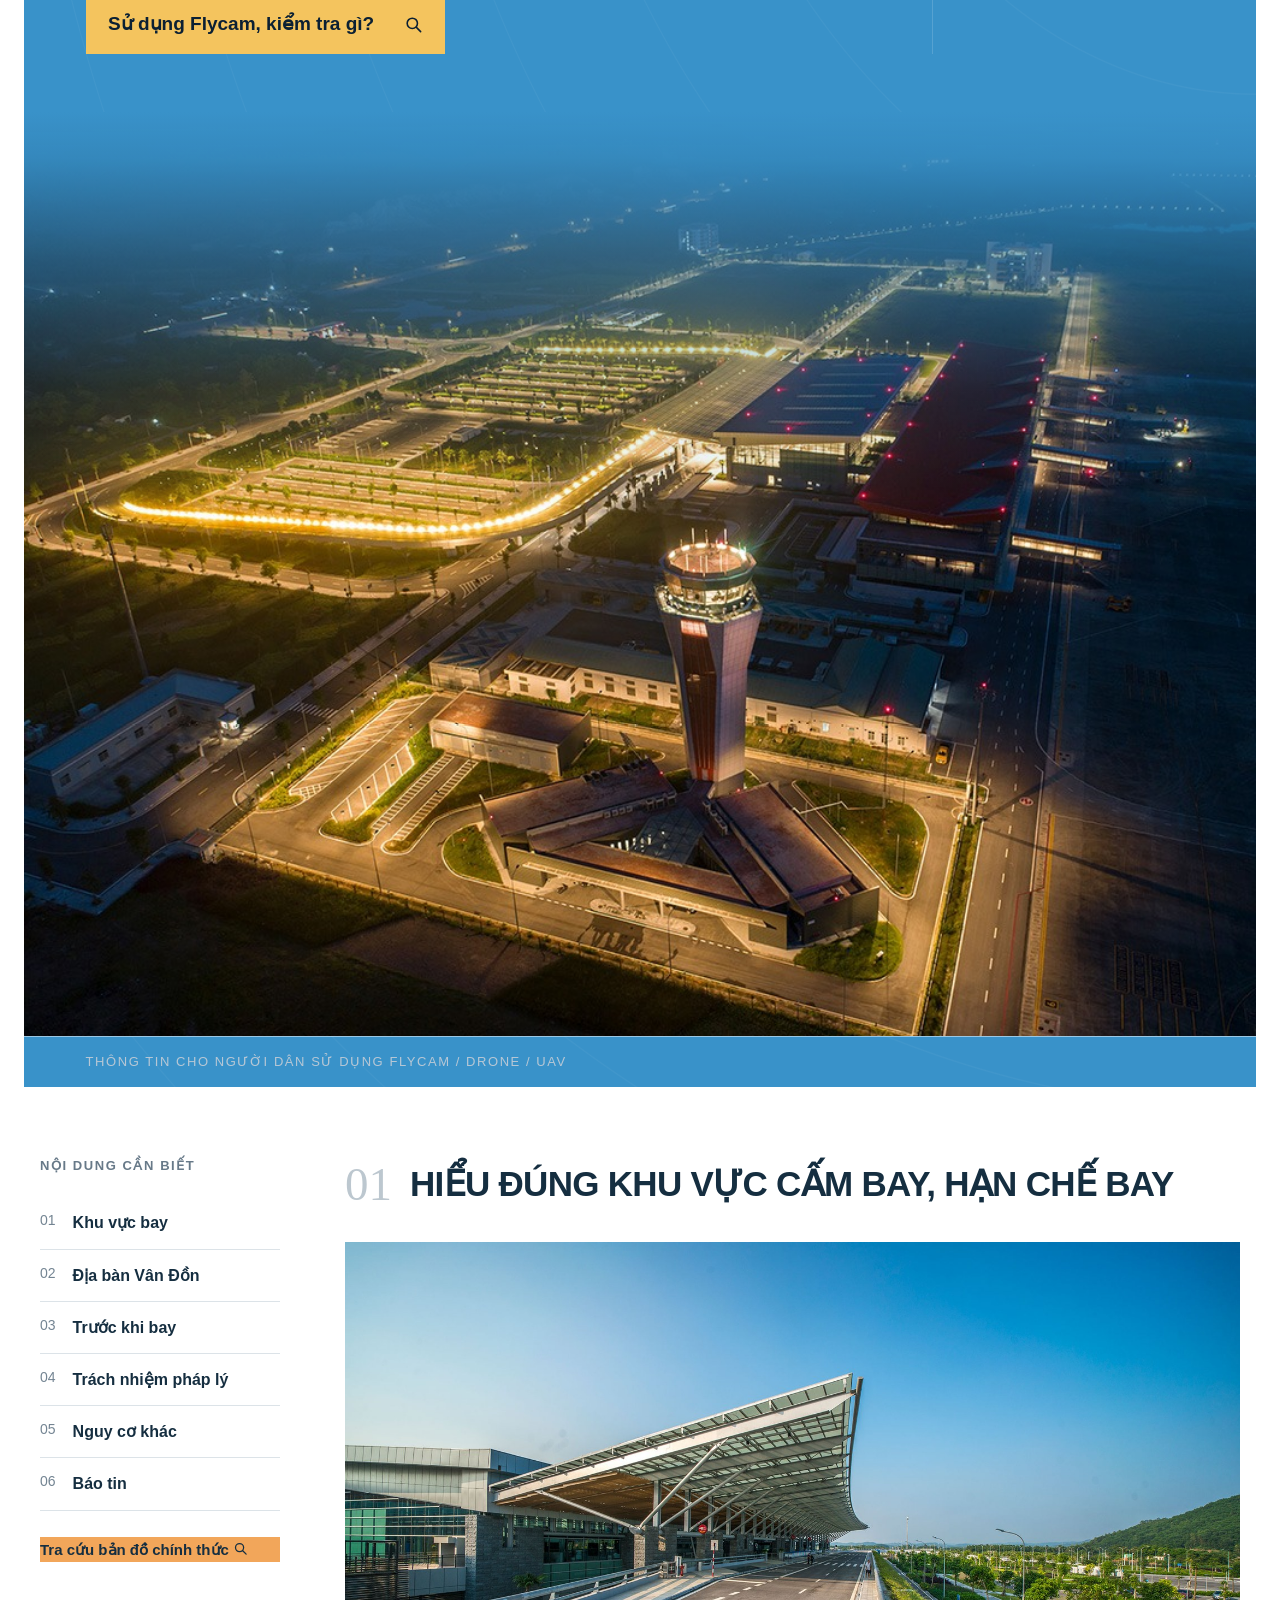
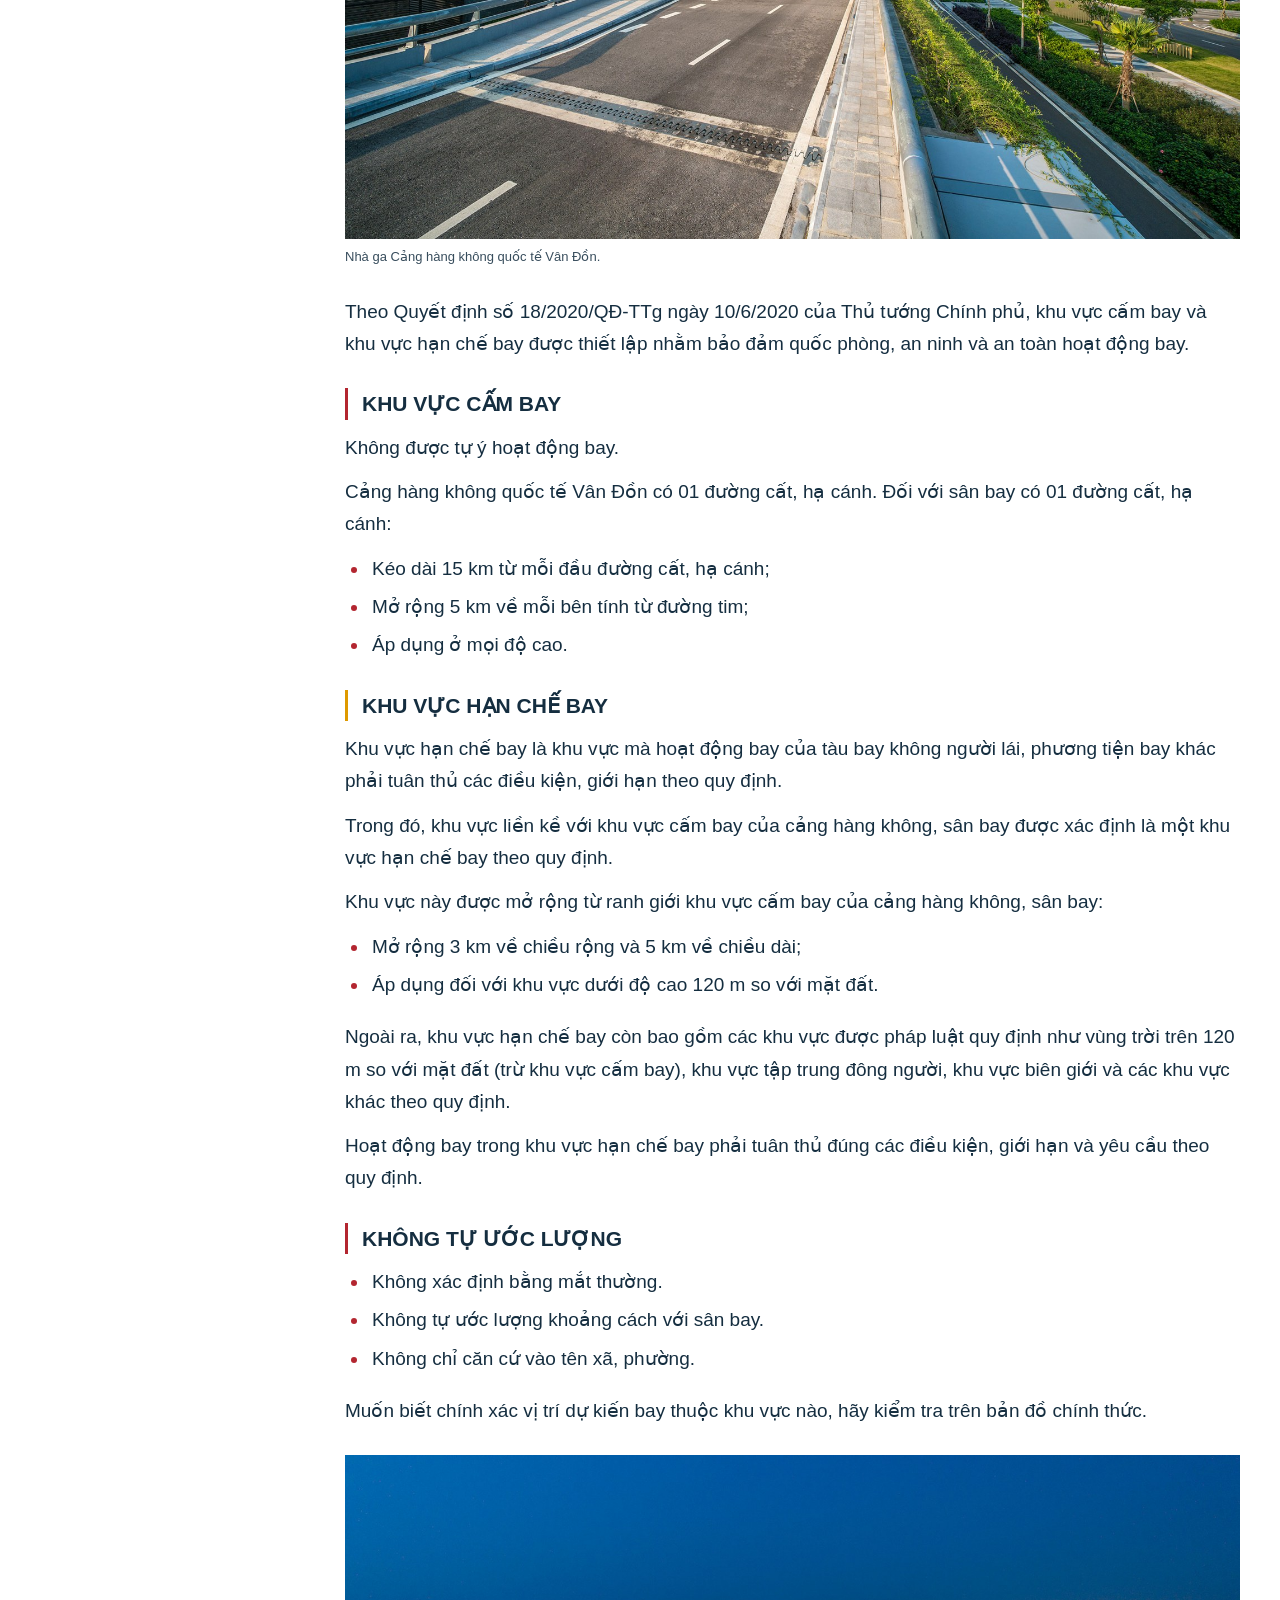
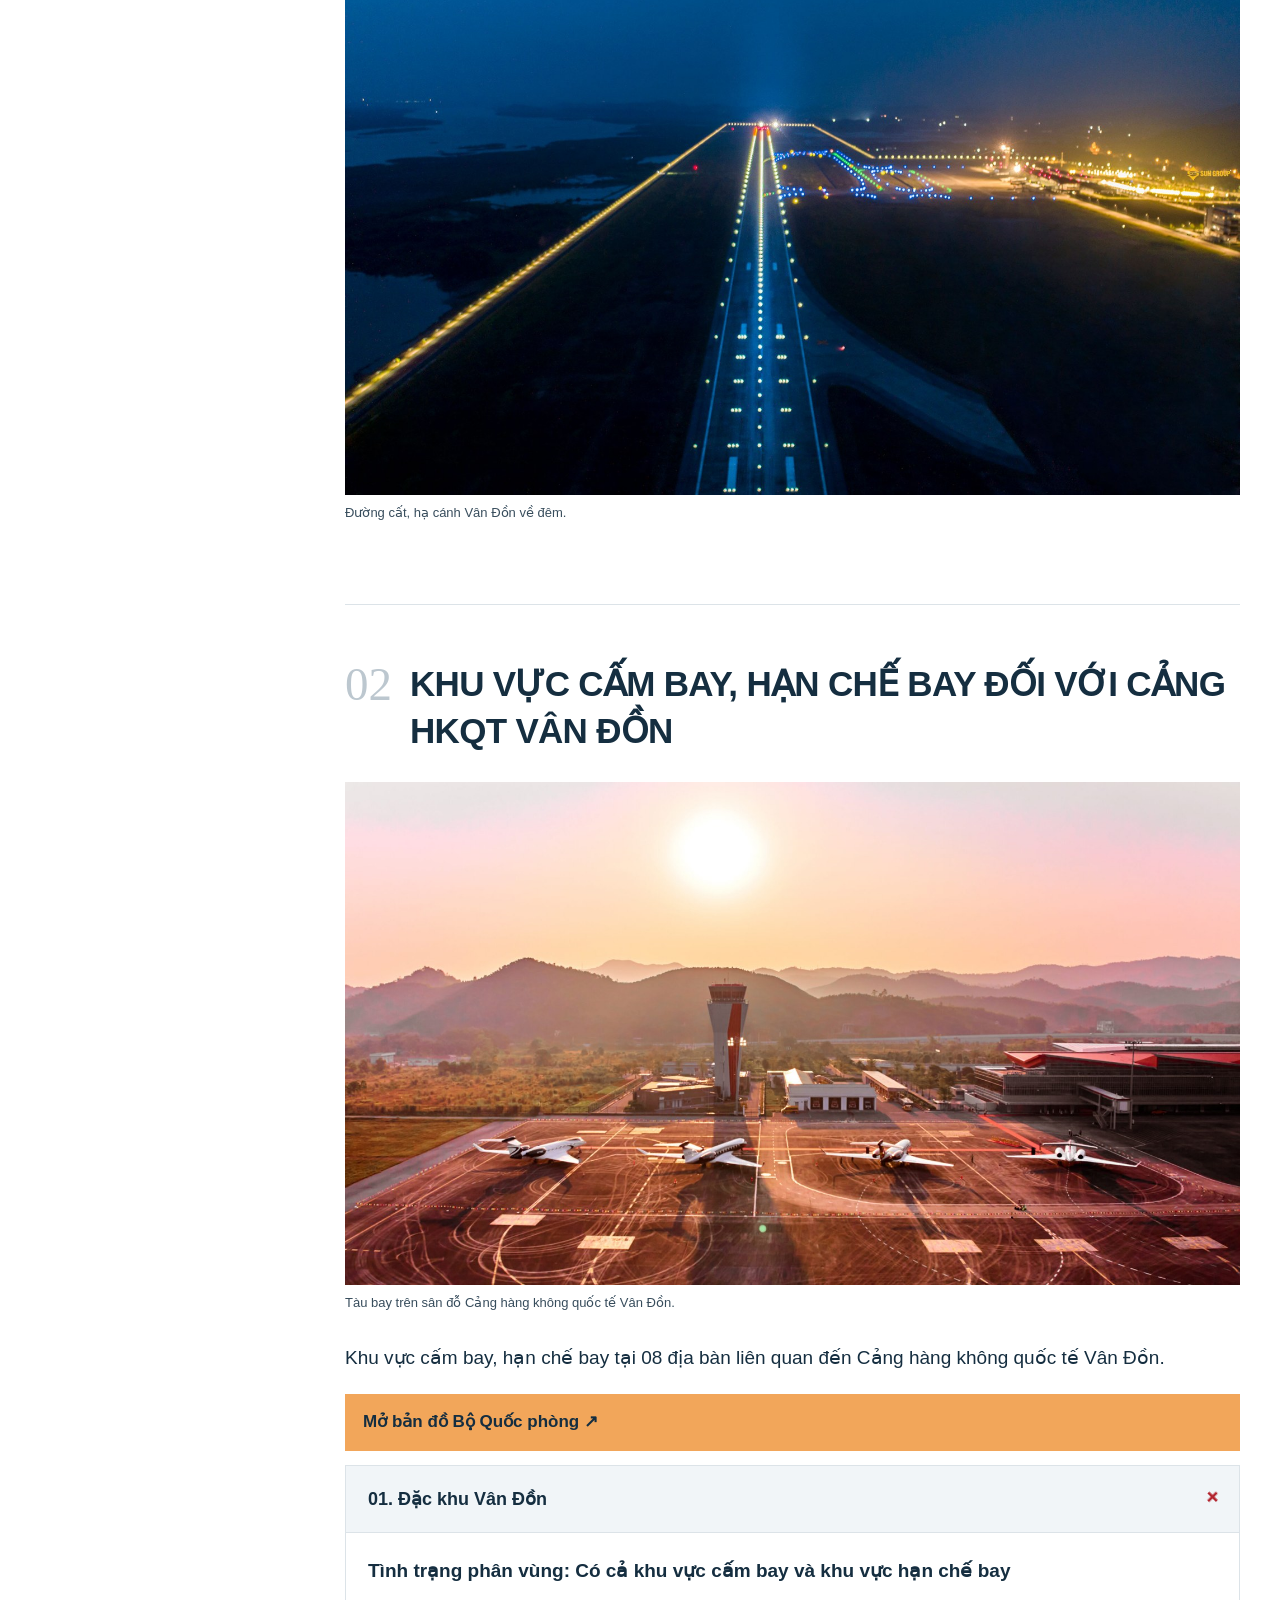
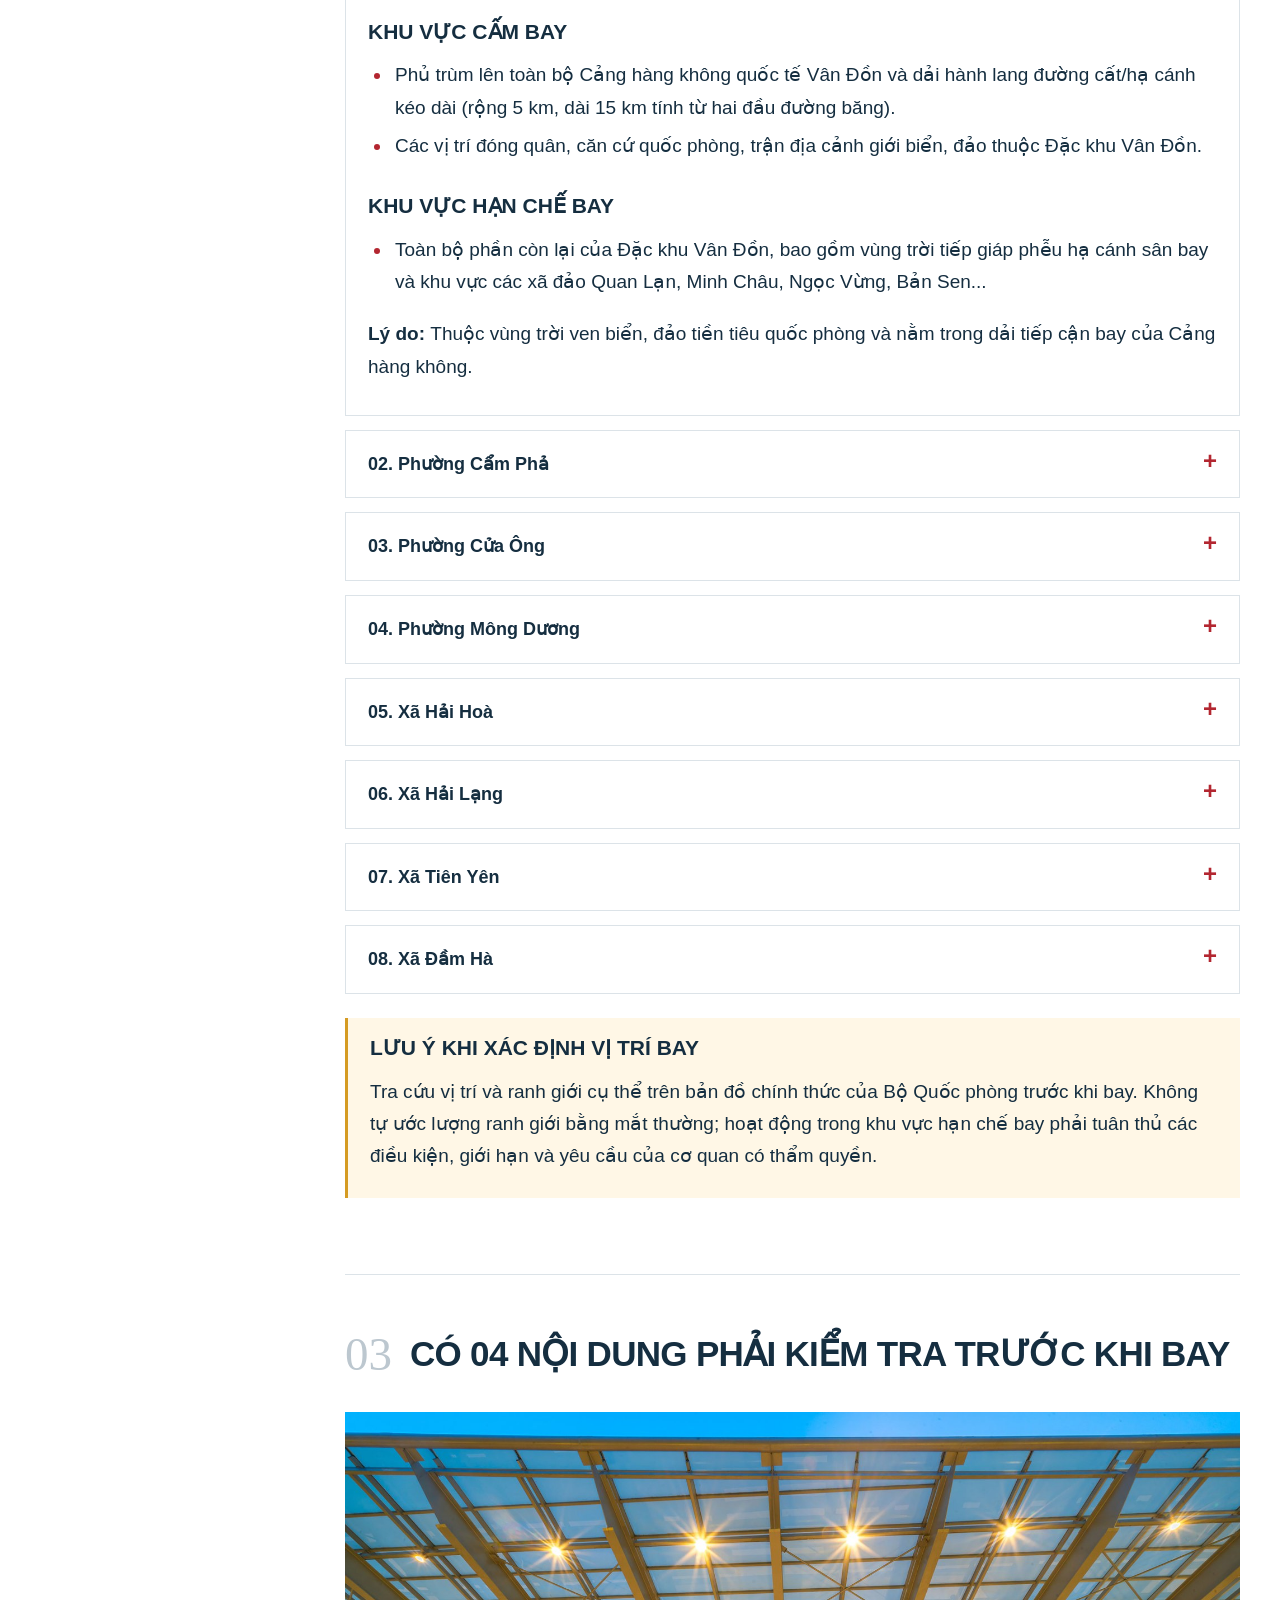
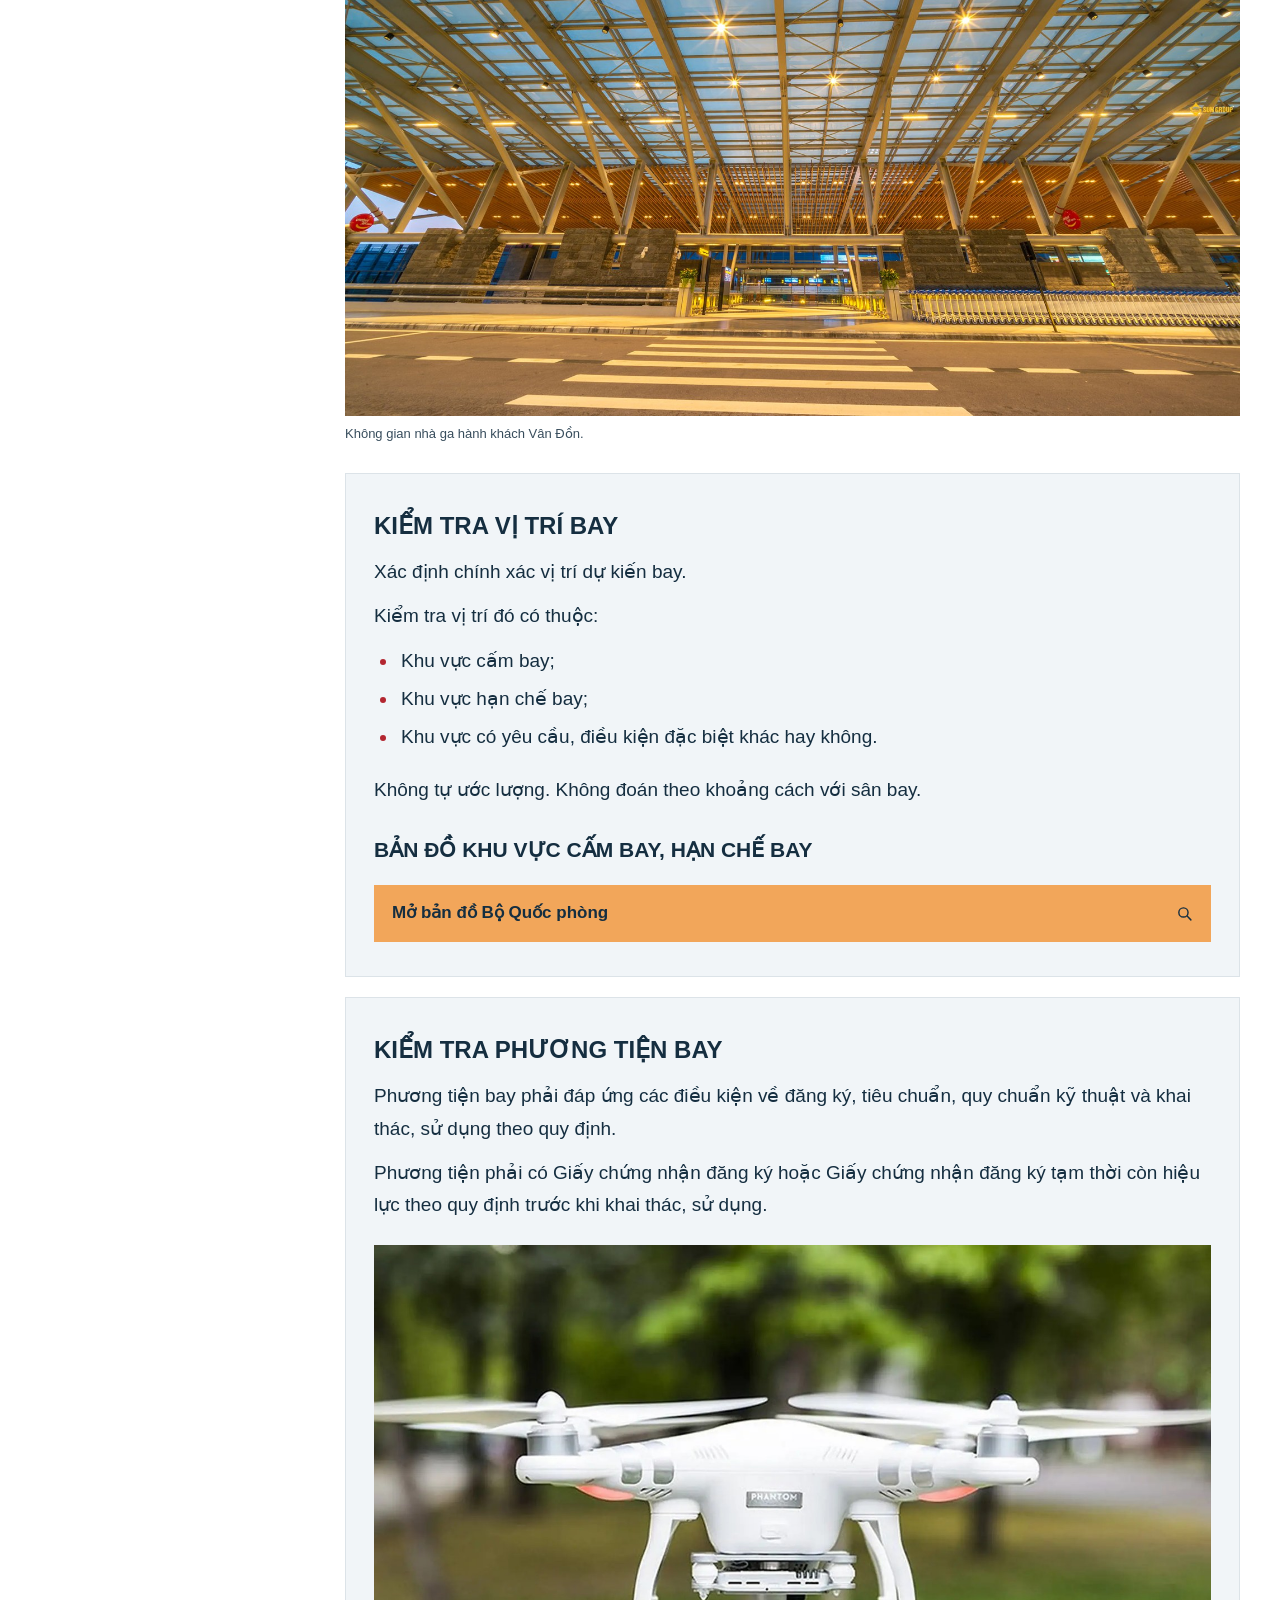
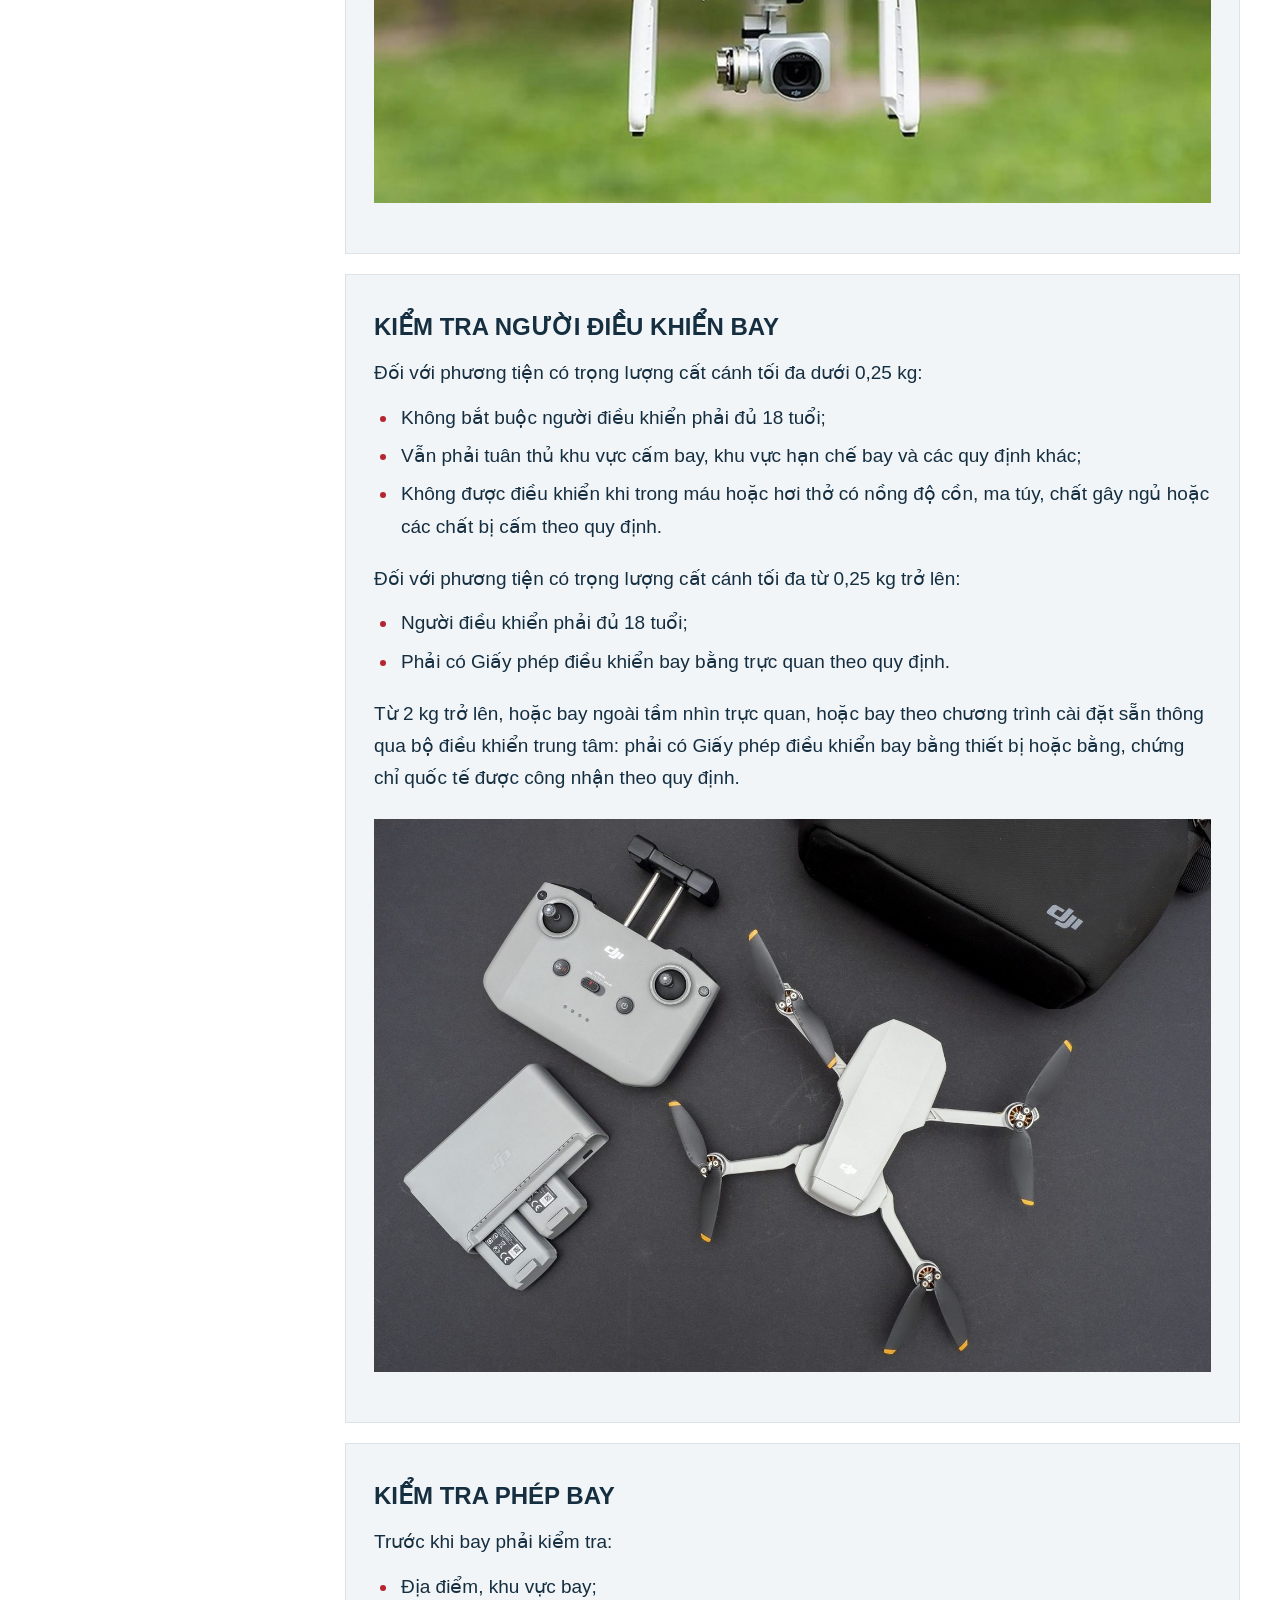
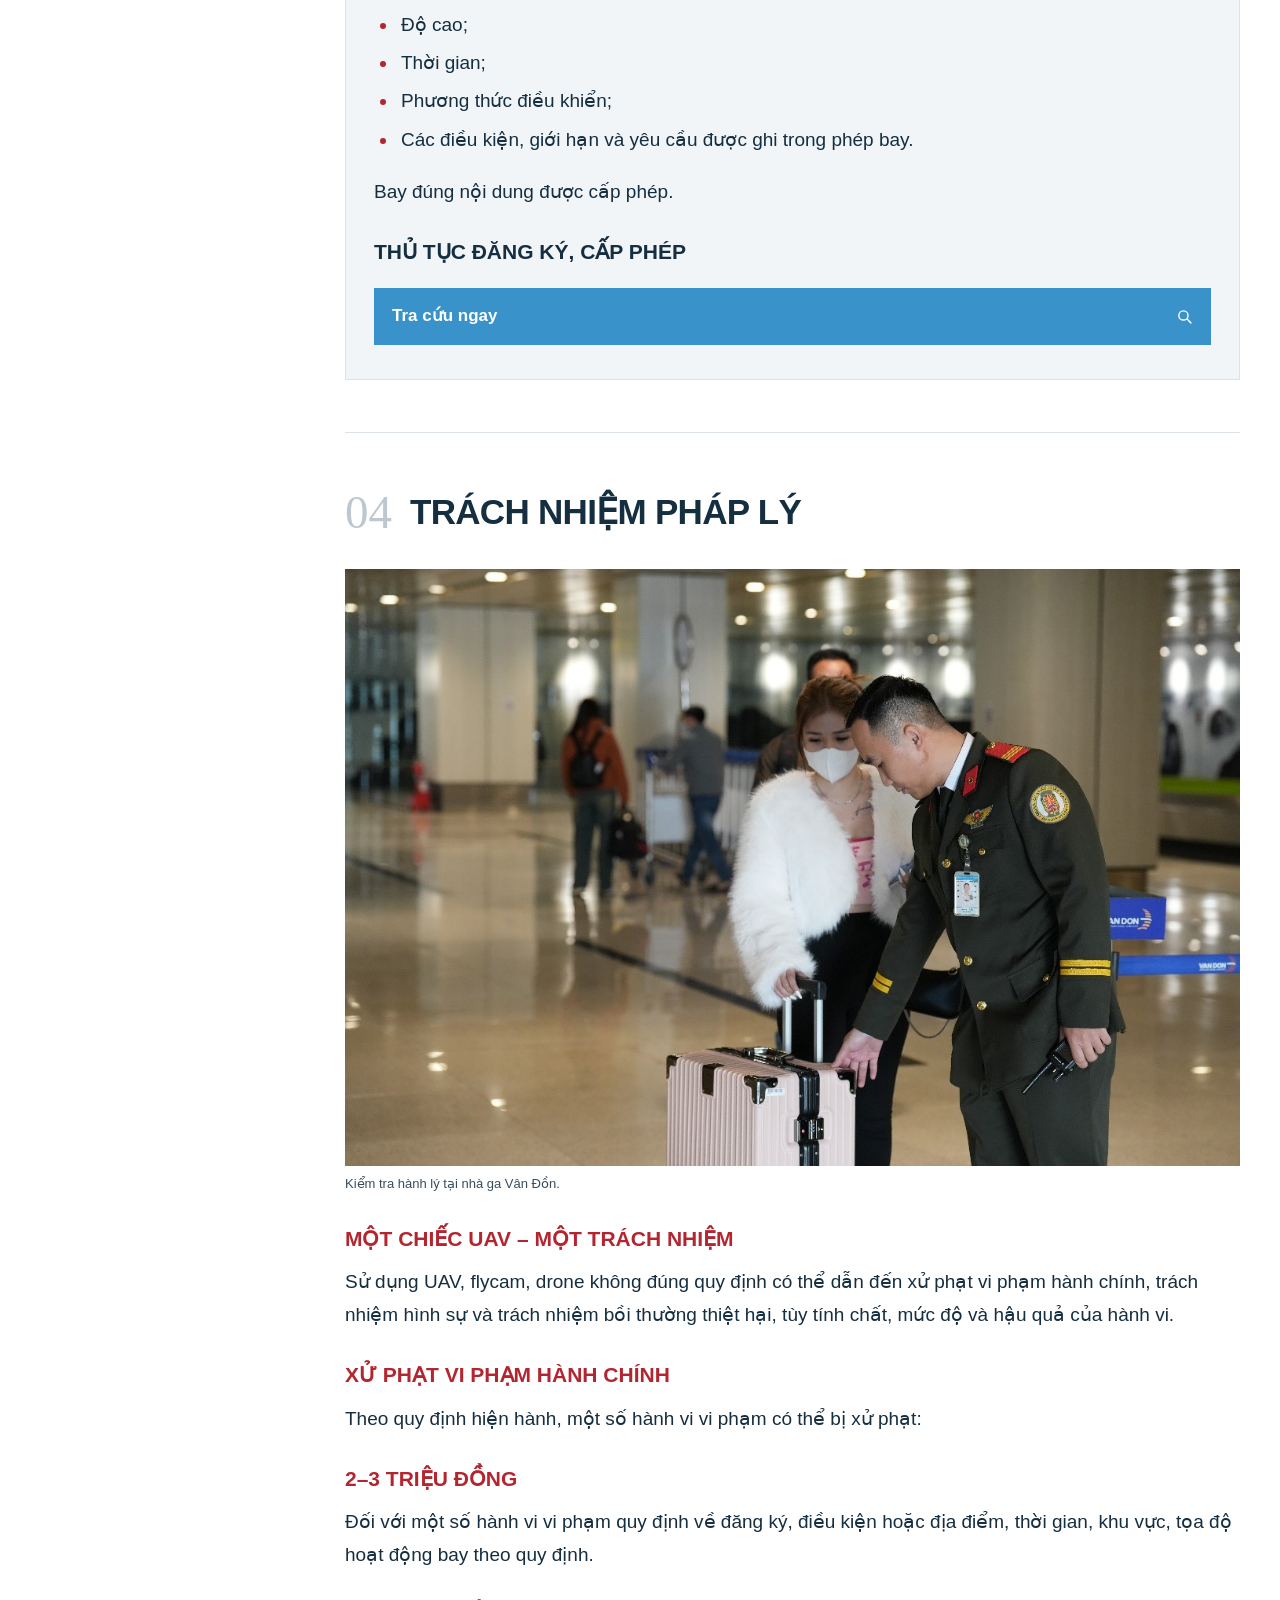
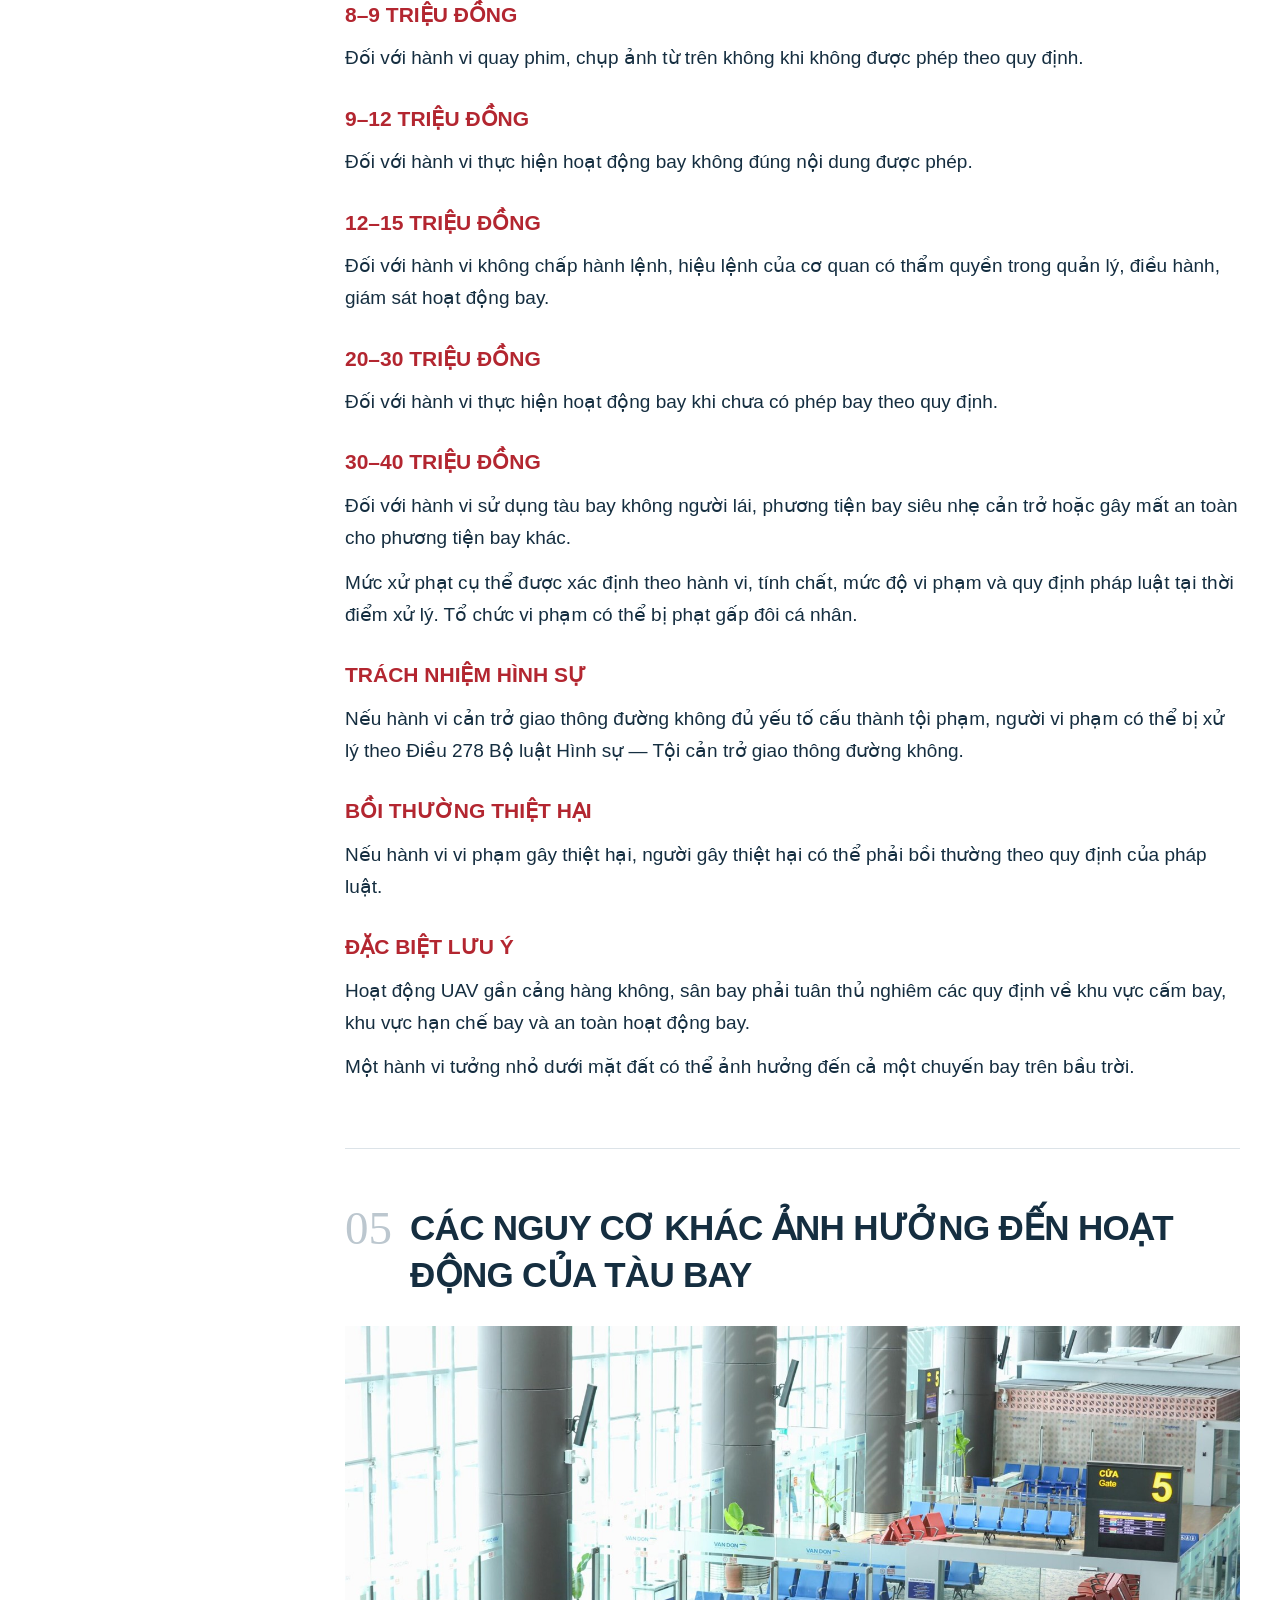
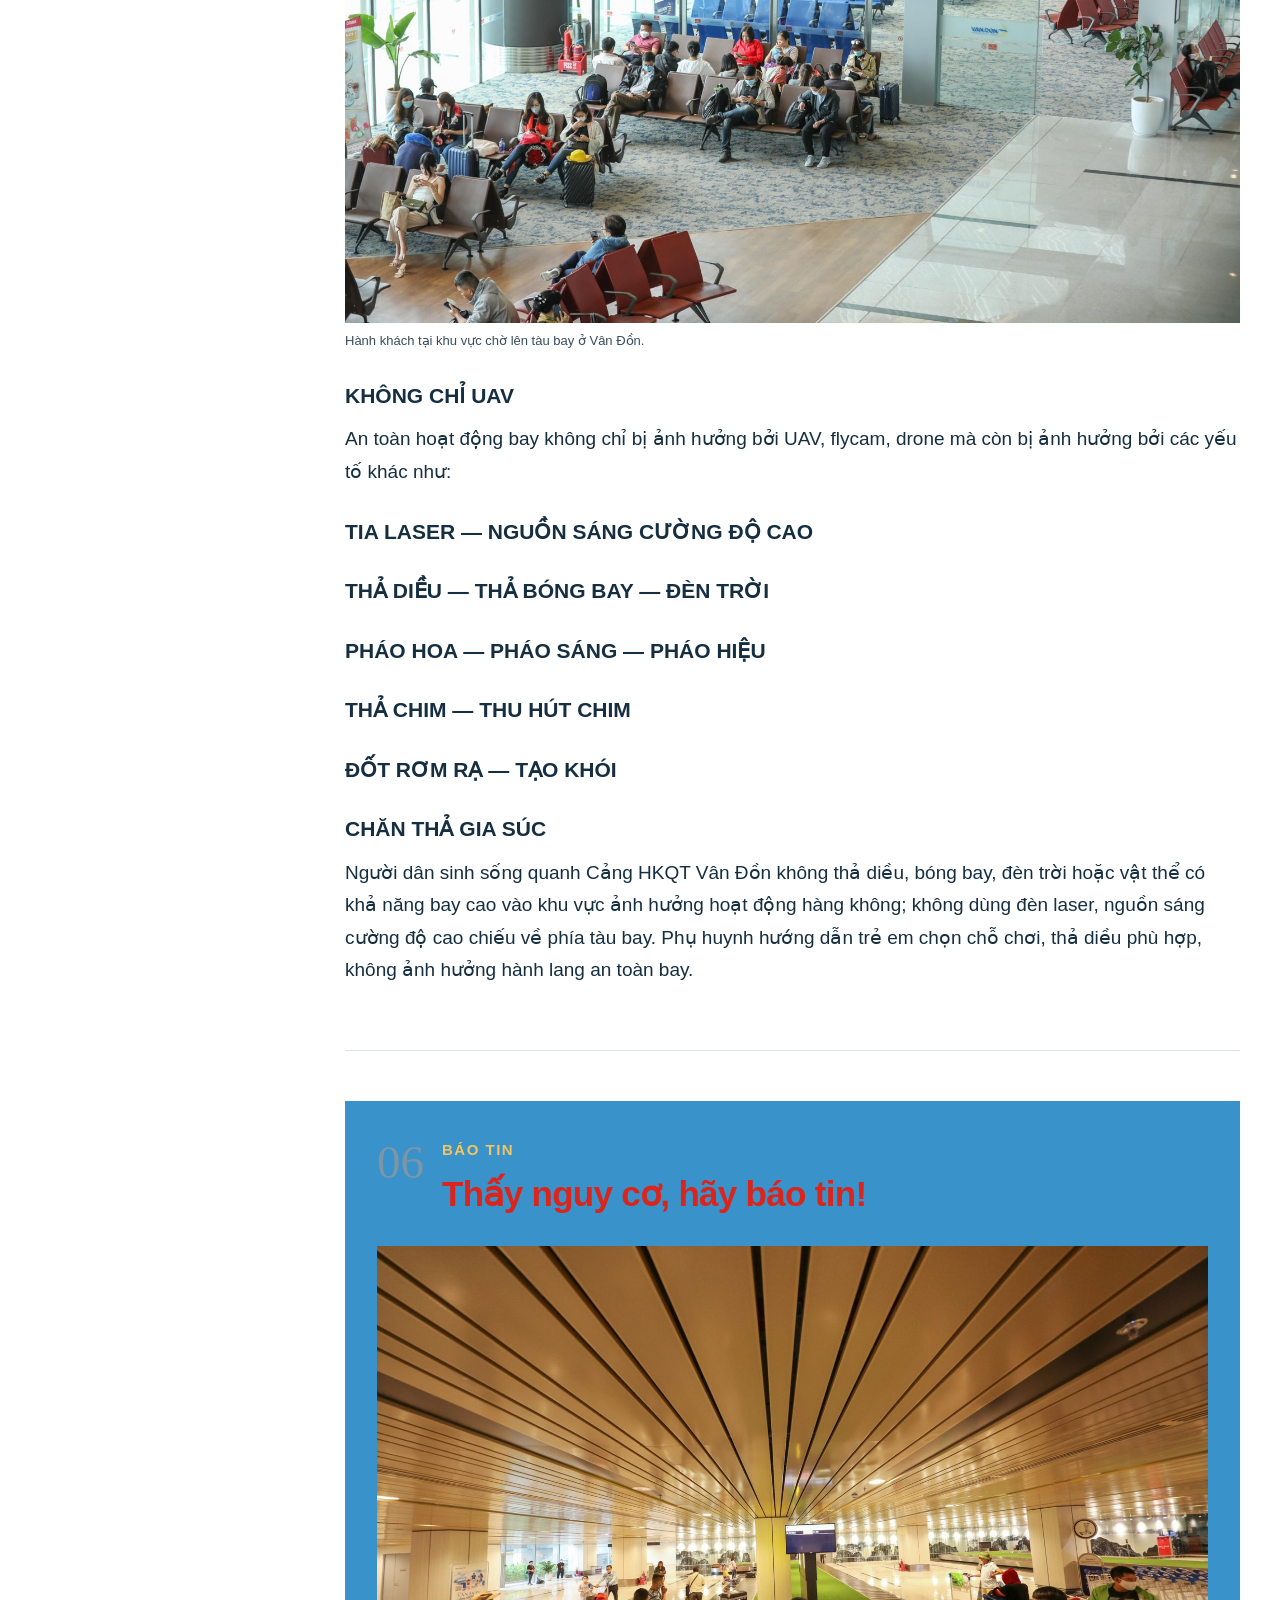
<file: vi.html>
<!doctype html>
<html lang="vi">
<head>
  <meta charset="utf-8">
  <meta name="viewport" content="width=device-width,initial-scale=1">
  <title>An toàn hàng không — Vân Đồn</title>
  <meta name="description" content="Thông tin về khu vực cấm bay, hạn chế bay, trách nhiệm khi sử dụng UAV và báo tin an toàn hàng không tại Cảng hàng không quốc tế Vân Đồn.">
  <link rel="icon" type="image/svg+xml" href="data:image/svg+xml,%3Csvg xmlns='http://www.w3.org/2000/svg' viewBox='0 0 32 32'%3E%3Crect width='32' height='32' rx='8' fill='%230b2033'/%3E%3Cpath d='M16 5L20 14L28 16L20 19L18 27L14 27L12 19L4 16L12 14Z' fill='%23f4c45e'/%3E%3C/svg%3E">
  <link rel="stylesheet" href="style.css">
  <link rel="alternate" hreflang="vi" href="vi.html">
  <link rel="alternate" hreflang="en" href="en.html">
  <link rel="alternate" hreflang="x-default" href="./">
  <script src="fit-header.js?v=enfit3" defer></script>
</head>
<body>
  <a class="skip" href="#noi-dung">Đến nội dung</a>
  <nav class="language-switch" aria-label="Ngôn ngữ">
    <a href="vi.html" lang="vi" hreflang="vi" aria-current="page"><img src="flag-vn.svg" alt="" width="24" height="24">Tiếng Việt</a>
    <a href="en.html" lang="en" hreflang="en"><img src="flag-gb.svg" alt="" width="24" height="24">English</a>
  </nav>
  <header>
    <a class="brand" href="./">
      <span class="brand-mark">VD</span>
      <span class="agency-name">PHÒNG QUẢN LÝ XUẤT NHẬP CẢNH<small>CÔNG AN TỈNH QUẢNG NINH</small></span>
    </a>
    <a class="header-phone" href="tel:0335366525">Báo tin <strong><span class="contact-icon" aria-hidden="true">☎&#xfe0e;</span> 0335366525</strong></a>
  </header>
  <main>
    <div class="hero-banner hero-banner-full">
      <img class="hero-banner-photo" src="vandon-day.jpg" alt="Toàn cảnh nhà ga, sân đỗ và đài kiểm soát Cảng hàng không quốc tế Vân Đồn" width="1920" height="1080">
    </div>
    <div class="hero">
      <div class="hero-inner">
        <div class="hero-copy">
          <h1><span>An toàn</span> <span>hàng không</span> <span>bắt đầu từ những</span> <em>việc nhỏ dưới mặt đất</em></h1>
          <p>Sử dụng UAV, flycam, drone có trách nhiệm<br>Chung tay giữ bình yên cho mỗi chuyến bay</p>
          <a class="hero-button" href="#muc-03">Sử dụng Flycam, kiểm tra gì?
            <svg class="map-search-icon" xmlns="http://www.w3.org/2000/svg" viewBox="0 0 24 24" width="18" height="18" fill="none" stroke="currentColor" stroke-width="2" stroke-linecap="round" aria-hidden="true"><circle cx="10.5" cy="10.5" r="6.5"/><path d="m16 16 5 5"/></svg>
          </a>
        </div>
        <div class="hero-side">
          <span class="hero-rule"></span>
          <p>AN NINH<br>AN TOÀN<br>VĂN MINH<br>SẠCH ĐẸP</p>
          <span class="hero-side-foot">Vân Đồn · QUẢNG NINH</span>
        </div>
      </div>
      <div class="hero-sky">
        <img src="vandon-night.jpg" alt="Nhà ga và đài kiểm soát Cảng hàng không quốc tế Vân Đồn về đêm" width="1920" height="1080">
      </div>
      <div class="hero-bottom">
        <span>THÔNG TIN CHO NGƯỜI DÂN SỬ DỤNG FLYCAM / DRONE / UAV</span>
      </div>
    </div>
    <div class="page-layout" id="noi-dung">
      <aside class="navigation">
        <p>NỘI DUNG CẦN BIẾT</p>
        <nav>
          <a href="#muc-01"><span>01</span>Khu vực bay</a>
          <a href="#muc-02"><span>02</span>Địa bàn Vân Đồn</a>
          <a href="#muc-03"><span>03</span>Trước khi bay</a>
          <a href="#muc-04"><span>04</span>Trách nhiệm pháp lý</a>
          <a href="#muc-05"><span>05</span>Nguy cơ khác</a>
          <a href="#muc-06"><span>06</span>Báo tin</a>
        </nav>
        <a class="map-link" href="https://cambay.mod.gov.vn/" target="_blank" rel="noopener">Tra cứu bản đồ chính thức
          <svg class="map-search-icon" xmlns="http://www.w3.org/2000/svg" viewBox="0 0 24 24" width="18" height="18" fill="none" stroke="currentColor" stroke-width="2" stroke-linecap="round" aria-hidden="true"><circle cx="10.5" cy="10.5" r="6.5"/><path d="m16 16 5 5"/></svg>
        </a>
      </aside>
      <div class="content">
        <section id="muc-01" class="section section-1">
                  <div class="section-heading">
                    <span class="section-no">01</span>
                    <div><h2>HIỂU ĐÚNG KHU VỰC CẤM BAY, HẠN CHẾ BAY</h2></div>
                  </div>
                  <div class="section-body">
                    <figure class="airport-photo"><img class="section-photo" src="vandon-terminal.jpg" alt="Nhà ga Cảng hàng không quốc tế Vân Đồn" width="1600" height="1067" loading="lazy"><figcaption>Nhà ga Cảng hàng không quốc tế Vân Đồn.</figcaption></figure>
                    <p>Theo Quyết định số 18/2020/QĐ-TTg ngày 10/6/2020 của Thủ tướng Chính phủ, khu vực cấm bay và khu vực hạn chế bay được thiết lập nhằm bảo đảm quốc phòng, an ninh và an toàn hoạt động bay.</p>
                    <h3>KHU VỰC CẤM BAY</h3>
                    <p>Không được tự ý hoạt động bay.</p>
                    <p>Cảng hàng không quốc tế Vân Đồn có 01 đường cất, hạ cánh. Đối với sân bay có 01 đường cất, hạ cánh:</p>
                    <ul>
                      <li>Kéo dài 15 km từ mỗi đầu đường cất, hạ cánh;</li>
                      <li>Mở rộng 5 km về mỗi bên tính từ đường tim;</li>
                      <li>Áp dụng ở mọi độ cao.</li>
                    </ul>
                    <h3>KHU VỰC HẠN CHẾ BAY</h3>
                    <p>Khu vực hạn chế bay là khu vực mà hoạt động bay của tàu bay không người lái, phương tiện bay khác phải tuân thủ các điều kiện, giới hạn theo quy định.</p>
                    <p>Trong đó, khu vực liền kề với khu vực cấm bay của cảng hàng không, sân bay được xác định là một khu vực hạn chế bay theo quy định.</p>
                    <p>Khu vực này được mở rộng từ ranh giới khu vực cấm bay của cảng hàng không, sân bay:</p>
                    <ul>
                      <li>Mở rộng 3 km về chiều rộng và 5 km về chiều dài;</li>
                      <li>Áp dụng đối với khu vực dưới độ cao 120 m so với mặt đất.</li>
                    </ul>
                    <p>Ngoài ra, khu vực hạn chế bay còn bao gồm các khu vực được pháp luật quy định như vùng trời trên 120 m so với mặt đất (trừ khu vực cấm bay), khu vực tập trung đông người, khu vực biên giới và các khu vực khác theo quy định.</p>
                    <p>Hoạt động bay trong khu vực hạn chế bay phải tuân thủ đúng các điều kiện, giới hạn và yêu cầu theo quy định.</p>
                    <h3>KHÔNG TỰ ƯỚC LƯỢNG</h3>
                    <ul>
                      <li>Không xác định bằng mắt thường.</li>
                      <li>Không tự ước lượng khoảng cách với sân bay.</li>
                      <li>Không chỉ căn cứ vào tên xã, phường.</li>
                    </ul>
                    <p>Muốn biết chính xác vị trí dự kiến bay thuộc khu vực nào, hãy kiểm tra trên bản đồ chính thức.</p>
          
                    <figure class="airport-photo"><img class="section-photo" src="vandon-runway.jpg" alt="Đường cất, hạ cánh Vân Đồn về đêm" width="1600" height="1143" loading="lazy"><figcaption>Đường cất, hạ cánh Vân Đồn về đêm.</figcaption></figure>
                  </div>
                </section>

        <section id="muc-02" class="section section-2">
        <div class="section-heading"><span class="section-no">02</span><div><h2>KHU VỰC CẤM BAY, HẠN CHẾ BAY ĐỐI VỚI CẢNG HKQT VÂN ĐỒN</h2></div></div>
        <div class="section-body"><figure class="airport-photo"><img class="section-photo" src="vandon-apron.jpg" alt="Tàu bay trên sân đỗ Cảng hàng không quốc tế Vân Đồn" width="1600" height="899" loading="lazy"><figcaption>Tàu bay trên sân đỗ Cảng hàng không quốc tế Vân Đồn.</figcaption></figure><p>Khu vực cấm bay, hạn chế bay tại 08 địa bàn liên quan đến Cảng hàng không quốc tế Vân Đồn.</p><a class="action" href="https://cambay.mod.gov.vn/" target="_blank" rel="noopener">Mở bản đồ Bộ Quốc phòng ↗</a>
        <details class="province zone-area" open><summary>01. Đặc khu Vân Đồn<span class="plus">+</span></summary><div><p><strong>Tình trạng phân vùng: Có cả khu vực cấm bay và khu vực hạn chế bay</strong></p><h3>KHU VỰC CẤM BAY</h3><ul><li>Phủ trùm lên toàn bộ Cảng hàng không quốc tế Vân Đồn và dải hành lang đường cất/hạ cánh kéo dài (rộng 5 km, dài 15 km tính từ hai đầu đường băng).</li><li>Các vị trí đóng quân, căn cứ quốc phòng, trận địa cảnh giới biển, đảo thuộc Đặc khu Vân Đồn.</li></ul><h3>KHU VỰC HẠN CHẾ BAY</h3><ul><li>Toàn bộ phần còn lại của Đặc khu Vân Đồn, bao gồm vùng trời tiếp giáp phễu hạ cánh sân bay và khu vực các xã đảo Quan Lạn, Minh Châu, Ngọc Vừng, Bản Sen...</li></ul><p><strong>Lý do: </strong>Thuộc vùng trời ven biển, đảo tiền tiêu quốc phòng và nằm trong dải tiếp cận bay của Cảng hàng không.</p></div></details>
        <details class="province zone-area"><summary>02. Phường Cẩm Phả<span class="plus">+</span></summary><div><p><strong>Tình trạng phân vùng: Hạn chế bay, có điểm cấm bay cục bộ</strong></p><h3>KHU VỰC CẤM BAY</h3><ul><li>Trụ sở Trung tâm Hành chính, Trụ sở Công an, Ban Chỉ huy Quân sự cấp phường/thành phố nằm trên địa bàn.</li><li>Các trạm biến áp, kho vật liệu nổ công nghiệp phục vụ khai thác than.</li></ul><h3>KHU VỰC HẠN CHẾ BAY</h3><ul><li>Chiếm đa số diện tích vùng trời phường Cẩm Phả do nằm trong khu vực đô thị trung tâm, mật độ dân cư cao và có dải hạ tầng giao thông/biển.</li></ul></div></details>
        <details class="province zone-area"><summary>03. Phường Cửa Ông<span class="plus">+</span></summary><div><p><strong>Tình trạng phân vùng: Hạn chế bay và cấm bay cục bộ</strong></p><h3>KHU VỰC CẤM BAY</h3><ul><li>Cảng Cửa Ông và hệ thống kho tàng, bến bãi hạ tầng năng lượng - công nghiệp trọng điểm quốc gia.</li><li>Vùng bảo vệ tích cực quanh Di tích lịch sử Đền Cửa Ông và các điểm quân sự trực chiến trên địa bàn.</li></ul><h3>KHU VỰC HẠN CHẾ BAY</h3><ul><li>Toàn bộ các khu dân cư nội phường và mặt nước biển ven bờ thuộc phường Cửa Ông.</li></ul></div></details>
        <details class="province zone-area"><summary>04. Phường Mông Dương<span class="plus">+</span></summary><div><p><strong>Tình trạng phân vùng: Hạn chế bay, có điểm cấm bay cục bộ</strong></p><h3>KHU VỰC CẤM BAY</h3><ul><li>Khu vực Nhà máy Nhiệt điện Mông Dương 1 &amp; 2 cùng hệ thống trạm biến áp, đường dây truyền tải 500 kV.</li><li>Khu vực khai thác, kho khoáng sản, vật liệu nổ công nghiệp trọng điểm.</li></ul><h3>KHU VỰC HẠN CHẾ BAY</h3><ul><li>Các vùng đồi núi, khu vực khai thác than bề mặt và khu vực dân cư của phường Mông Dương; áp dụng giới hạn độ cao bay dưới 120 m.</li></ul></div></details>
        <details class="province zone-area"><summary>05. Xã Hải Hoà<span class="plus">+</span></summary><div><p><strong>Tình trạng phân vùng: Khu vực hạn chế bay biên giới, cấm bay cục bộ tại mục tiêu</strong></p><h3>KHU VỰC CẤM BAY</h3><ul><li>Các đồn, trạm biên phòng, trận địa phòng thủ và khu vực vành đai biên giới sát đường biên.</li></ul><h3>KHU VỰC HẠN CHẾ BAY</h3><ul><li>Phủ trùm toàn bộ xã Hải Hoà do nằm trọn trong dải hạn chế bay biên giới 25.000 m tính từ đường biên giới quốc gia Việt Nam - Trung Quốc.</li></ul></div></details>
        <details class="province zone-area"><summary>06. Xã Hải Lạng<span class="plus">+</span></summary><div><p><strong>Tình trạng phân vùng: Khu vực hạn chế bay, có dải cấm bay hành lang</strong></p><h3>KHU VỰC CẤM BAY</h3><ul><li>Các công trình quốc phòng địa phương, trận địa diễn tập và các nút giao thông hạ tầng trọng điểm cắt qua địa bàn.</li></ul><h3>KHU VỰC HẠN CHẾ BAY</h3><ul><li>Toàn bộ địa giới xã Hải Lạng thuộc khu vực hạn chế bay do nằm trong hành lang an toàn bay ven biển và dải ảnh hưởng biên giới mở rộng.</li></ul></div></details>
        <details class="province zone-area"><summary>07. Xã Tiên Yên<span class="plus">+</span></summary><div><p><strong>Tình trạng phân vùng: Khu vực hạn chế bay</strong></p><h3>KHU VỰC CẤM BAY</h3><ul><li>Trụ sở cơ quan chính quyền xã, Ban Chỉ huy Quân sự, Công an xã và các điểm đóng quân của lực lượng vũ trang.</li></ul><h3>KHU VỰC HẠN CHẾ BAY</h3><ul><li>Phủ rộng trên toàn bộ vùng trời xã Tiên Yên do nằm trong dải bán kính 25 km tính từ đường biên giới và là khu vực đô thị/trung tâm giao thông kết nối liên huyện.</li></ul></div></details>
        <details class="province zone-area"><summary>08. Xã Đầm Hà<span class="plus">+</span></summary><div><p><strong>Tình trạng phân vùng: Khu vực hạn chế bay biên giới, cấm bay cục bộ</strong></p><h3>KHU VỰC CẤM BAY</h3><ul><li>Khu vực trụ sở chính quyền, trạm đài viễn thông an ninh - quốc phòng và các căn cứ/kho tàng quân sự trên địa bàn xã.</li></ul><h3>KHU VỰC HẠN CHẾ BAY</h3><ul><li>Chiếm diện tích đa số của xã Đầm Hà do địa giới nằm hoàn toàn trong vùng hạn chế bay biên giới, phạm vi 25 km từ đường biên giới trở vào nội địa.</li></ul></div></details>
        <aside class="notice"><h3>LƯU Ý KHI XÁC ĐỊNH VỊ TRÍ BAY</h3><p>Tra cứu vị trí và ranh giới cụ thể trên bản đồ chính thức của Bộ Quốc phòng trước khi bay. Không tự ước lượng ranh giới bằng mắt thường; hoạt động trong khu vực hạn chế bay phải tuân thủ các điều kiện, giới hạn và yêu cầu của cơ quan có thẩm quyền.</p></aside></div>
        </section>

        <section id="muc-03" class="section section-3">
                  <div class="section-heading">
                    <span class="section-no">03</span>
                    <div><h2>CÓ 04 NỘI DUNG PHẢI KIỂM TRA TRƯỚC KHI BAY</h2></div>
                  </div>
                  <div class="section-body">
                    <figure class="airport-photo"><img class="section-photo" src="vandon-arrivals.jpg" alt="Không gian nhà ga hành khách Vân Đồn" width="1600" height="1080" loading="lazy"><figcaption>Không gian nhà ga hành khách Vân Đồn.</figcaption></figure>
                    <div class="checks">
                      <article class="check">
                        <h3>KIỂM TRA VỊ TRÍ BAY</h3>
                        <p>Xác định chính xác vị trí dự kiến bay.</p>
                        <p>Kiểm tra vị trí đó có thuộc:</p>
                        <ul>
                          <li>Khu vực cấm bay;</li>
                          <li>Khu vực hạn chế bay;</li>
                          <li>Khu vực có yêu cầu, điều kiện đặc biệt khác hay không.</li>
                        </ul>
                        <p>Không tự ước lượng. Không đoán theo khoảng cách với sân bay.</p>
                        <h3>BẢN ĐỒ KHU VỰC CẤM BAY, HẠN CHẾ BAY</h3>
                        <a class="action" href="https://cambay.mod.gov.vn/" target="_blank" rel="noopener">Mở bản đồ Bộ Quốc phòng
                          <svg class="map-search-icon" xmlns="http://www.w3.org/2000/svg" viewBox="0 0 24 24" width="18" height="18" fill="none" stroke="currentColor" stroke-width="2" stroke-linecap="round" aria-hidden="true"><circle cx="10.5" cy="10.5" r="6.5"/><path d="m16 16 5 5"/></svg>
                        </a>
                      </article>
                      <article class="check">
                        <h3>KIỂM TRA PHƯƠNG TIỆN BAY</h3>
                        <p>Phương tiện bay phải đáp ứng các điều kiện về đăng ký, tiêu chuẩn, quy chuẩn kỹ thuật và khai thác, sử dụng theo quy định.</p>
                        <p>Phương tiện phải có Giấy chứng nhận đăng ký hoặc Giấy chứng nhận đăng ký tạm thời còn hiệu lực theo quy định trước khi khai thác, sử dụng.</p>
                        <img class="section-photo" src="flycam-air.jpg" alt="Flycam, drone đang bay — kiểm tra phương tiện trước khi sử dụng" width="1600" height="900" loading="lazy">
                      </article>
                      <article class="check">
                        <h3>KIỂM TRA NGƯỜI ĐIỀU KHIỂN BAY</h3>
                        <p>Đối với phương tiện có trọng lượng cất cánh tối đa dưới 0,25 kg:</p>
                        <ul>
                          <li>Không bắt buộc người điều khiển phải đủ 18 tuổi;</li>
                          <li>Vẫn phải tuân thủ khu vực cấm bay, khu vực hạn chế bay và các quy định khác;</li>
                          <li>Không được điều khiển khi trong máu hoặc hơi thở có nồng độ cồn, ma túy, chất gây ngủ hoặc các chất bị cấm theo quy định.</li>
                        </ul>
                        <p>Đối với phương tiện có trọng lượng cất cánh tối đa từ 0,25 kg trở lên:</p>
                        <ul>
                          <li>Người điều khiển phải đủ 18 tuổi;</li>
                          <li>Phải có Giấy phép điều khiển bay bằng trực quan theo quy định.</li>
                        </ul>
                        <p>Từ 2 kg trở lên, hoặc bay ngoài tầm nhìn trực quan, hoặc bay theo chương trình cài đặt sẵn thông qua bộ điều khiển trung tâm: phải có Giấy phép điều khiển bay bằng thiết bị hoặc bằng, chứng chỉ quốc tế được công nhận theo quy định.</p>
                        <img class="section-photo" src="flycam-kit.jpg" alt="Flycam, bộ điều khiển và pin — kiểm tra người điều khiển và phương tiện trước khi bay" width="1600" height="900" loading="lazy">
                      </article>
                      <article class="check">
                        <h3>KIỂM TRA PHÉP BAY</h3>
                        <p>Trước khi bay phải kiểm tra:</p>
                        <ul>
                          <li>Địa điểm, khu vực bay;</li>
                          <li>Độ cao;</li>
                          <li>Thời gian;</li>
                          <li>Phương thức điều khiển;</li>
                          <li>Các điều kiện, giới hạn và yêu cầu được ghi trong phép bay.</li>
                        </ul>
                        <p>Bay đúng nội dung được cấp phép.</p>
                        <h3>THỦ TỤC ĐĂNG KÝ, CẤP PHÉP</h3>
                        <a class="action" href="https://dichvucong.mod.gov.vn/web/bo-quoc-phong/thu-tuc-hanh-chinh#/thu-tuc-hanh-chinh/5377" target="_blank" rel="noopener">Tra cứu ngay
                          <svg class="map-search-icon" xmlns="http://www.w3.org/2000/svg" viewBox="0 0 24 24" width="18" height="18" fill="none" stroke="currentColor" stroke-width="2" stroke-linecap="round" aria-hidden="true"><circle cx="10.5" cy="10.5" r="6.5"/><path d="m16 16 5 5"/></svg>
                        </a>
                      </article>
                    </div>
                  </div>
                </section>

        <section id="muc-04" class="section section-4">
                  <div class="section-heading">
                    <span class="section-no">04</span>
                    <div><h2>TRÁCH NHIỆM PHÁP LÝ</h2></div>
                  </div>
                  <div class="section-body">
                    <figure class="airport-photo"><img class="section-photo" src="vandon-security.jpg" alt="Kiểm tra hành lý tại nhà ga Vân Đồn" width="1140" height="760" loading="lazy"><figcaption>Kiểm tra hành lý tại nhà ga Vân Đồn.</figcaption></figure>
                    <h3>MỘT CHIẾC UAV – MỘT TRÁCH NHIỆM</h3>
                    <p>Sử dụng UAV, flycam, drone không đúng quy định có thể dẫn đến xử phạt vi phạm hành chính, trách nhiệm hình sự và trách nhiệm bồi thường thiệt hại, tùy tính chất, mức độ và hậu quả của hành vi.</p>
                    <h3>XỬ PHẠT VI PHẠM HÀNH CHÍNH</h3>
                    <p>Theo quy định hiện hành, một số hành vi vi phạm có thể bị xử phạt:</p>
                    <h3>2–3 TRIỆU ĐỒNG</h3>
                    <p>Đối với một số hành vi vi phạm quy định về đăng ký, điều kiện hoặc địa điểm, thời gian, khu vực, tọa độ hoạt động bay theo quy định.</p>
                    <h3>8–9 TRIỆU ĐỒNG</h3>
                    <p>Đối với hành vi quay phim, chụp ảnh từ trên không khi không được phép theo quy định.</p>
                    <h3>9–12 TRIỆU ĐỒNG</h3>
                    <p>Đối với hành vi thực hiện hoạt động bay không đúng nội dung được phép.</p>
                    <h3>12–15 TRIỆU ĐỒNG</h3>
                    <p>Đối với hành vi không chấp hành lệnh, hiệu lệnh của cơ quan có thẩm quyền trong quản lý, điều hành, giám sát hoạt động bay.</p>
                    <h3>20–30 TRIỆU ĐỒNG</h3>
                    <p>Đối với hành vi thực hiện hoạt động bay khi chưa có phép bay theo quy định.</p>
                    <h3>30–40 TRIỆU ĐỒNG</h3>
                    <p>Đối với hành vi sử dụng tàu bay không người lái, phương tiện bay siêu nhẹ cản trở hoặc gây mất an toàn cho phương tiện bay khác.</p>
                    <p>Mức xử phạt cụ thể được xác định theo hành vi, tính chất, mức độ vi phạm và quy định pháp luật tại thời điểm xử lý. Tổ chức vi phạm có thể bị phạt gấp đôi cá nhân.</p>
                    <h3>TRÁCH NHIỆM HÌNH SỰ</h3>
                    <p>Nếu hành vi cản trở giao thông đường không đủ yếu tố cấu thành tội phạm, người vi phạm có thể bị xử lý theo Điều 278 Bộ luật Hình sự — Tội cản trở giao thông đường không.</p>
                    <h3>BỒI THƯỜNG THIỆT HẠI</h3>
                    <p>Nếu hành vi vi phạm gây thiệt hại, người gây thiệt hại có thể phải bồi thường theo quy định của pháp luật.</p>
                    <h3>ĐẶC BIỆT LƯU Ý</h3>
                    <p>Hoạt động UAV gần cảng hàng không, sân bay phải tuân thủ nghiêm các quy định về khu vực cấm bay, khu vực hạn chế bay và an toàn hoạt động bay.</p>
                    <p>Một hành vi tưởng nhỏ dưới mặt đất có thể ảnh hưởng đến cả một chuyến bay trên bầu trời.</p>
                  </div>
                </section>

        <section id="muc-05" class="section section-5">
                  <div class="section-heading">
                    <span class="section-no">05</span>
                    <div><h2>CÁC NGUY CƠ KHÁC ẢNH HƯỞNG ĐẾN HOẠT ĐỘNG CỦA TÀU BAY</h2></div>
                  </div>
                  <div class="section-body">
                    <figure class="airport-photo"><img class="section-photo" src="vandon-aircraft-1.jpg" alt="Hành khách tại khu vực chờ lên tàu bay ở Vân Đồn" width="1600" height="1067" loading="lazy"><figcaption>Hành khách tại khu vực chờ lên tàu bay ở Vân Đồn.</figcaption></figure>
                    <h3>KHÔNG CHỈ UAV</h3>
                    <p>An toàn hoạt động bay không chỉ bị ảnh hưởng bởi UAV, flycam, drone mà còn bị ảnh hưởng bởi các yếu tố khác như:</p>
                    <h3>TIA LASER — NGUỒN SÁNG CƯỜNG ĐỘ CAO</h3>
                    <h3>THẢ DIỀU — THẢ BÓNG BAY — ĐÈN TRỜI</h3>
                    <h3>PHÁO HOA — PHÁO SÁNG — PHÁO HIỆU</h3>
                    <h3>THẢ CHIM — THU HÚT CHIM</h3>
                    <h3>ĐỐT RƠM RẠ — TẠO KHÓI</h3>
                    <h3>CHĂN THẢ GIA SÚC</h3>
                    <p>Người dân sinh sống quanh Cảng HKQT Vân Đồn không thả diều, bóng bay, đèn trời hoặc vật thể có khả năng bay cao vào khu vực ảnh hưởng hoạt động hàng không; không dùng đèn laser, nguồn sáng cường độ cao chiếu về phía tàu bay. Phụ huynh hướng dẫn trẻ em chọn chỗ chơi, thả diều phù hợp, không ảnh hưởng hành lang an toàn bay.</p>
                  </div>
                </section>

        <section id="muc-06" class="section section-6">
                  <div class="section-heading">
                    <span class="section-no">06</span>
                    <div>
                      <span class="eyebrow">Báo tin</span>
                      <h2>Thấy nguy cơ, hãy báo tin!</h2>
                    </div>
                  </div>
                  <div class="section-body">
                    <figure class="airport-photo"><img class="section-photo" src="vandon-aircraft-2.jpg" alt="Khu nhận hành lý tại nhà ga Vân Đồn" width="1600" height="1067" loading="lazy"><figcaption>Khu nhận hành lý tại nhà ga Vân Đồn.</figcaption></figure>
                    <p>Khi phát hiện UAV, flycam, drone hoặc vật thể bay bất thường hướng về khu vực Cảng hàng không quốc tế Vân Đồn, đề nghị người dân kịp thời báo tin cho cơ quan chức năng; không tự ý tiếp cận, truy đuổi hoặc can thiệp.</p>
                    <h3 class="agency-contact">AN NINH HÀNG KHÔNG — CẢNG HKQT VÂN ĐỒN</h3>
                    <a class="phone" href="tel:0335366525"><span class="contact-number"><span class="contact-icon" aria-hidden="true">☎&#xfe0e;</span> 0335366525</span> <span>↗</span></a>
                    <p>Hoặc cơ quan Công an nơi gần nhất, Công an tỉnh Quảng Ninh, lực lượng chức năng tại Cảng.</p>
                    <h3>KHI BÁO TIN, NẾU CÓ THỂ HÃY CUNG CẤP</h3>
                    <ul>
                      <li>Vị trí phát hiện;</li>
                      <li>Thời gian;</li>
                      <li>Hướng di chuyển;</li>
                      <li>Đặc điểm phương tiện hoặc hoạt động;</li>
                      <li>Hình ảnh, video nếu có và bảo đảm an toàn cho bản thân.</li>
                    </ul>
                    <h3>AN TOÀN HÀNG KHÔNG LÀ HẠNH PHÚC CỦA MỌI NHÀ.</h3>
                    <figure class="airport-photo"><img class="section-photo" src="vandon-cargo-inspection.webp" alt="Kiểm tra hàng hóa tại nhà ga Vân Đồn" width="1290" height="860" loading="lazy"><figcaption>Kiểm tra hàng hóa tại nhà ga Vân Đồn.</figcaption></figure>
                    <div class="legal-references">
                      <h3>CĂN CỨ PHÁP LÝ CHÍNH</h3>
                      <ul>
                        <li>Bộ luật Hình sự số 100/2015/QH13, được sửa đổi, bổ sung theo quy định của pháp luật.</li>
                        <li>Luật Phòng không nhân dân số 49/2024/QH15 ngày 27/11/2024.</li>
                        <li>Luật số 98/2025/QH15 ngày 27/6/2025 của Quốc hội về sửa đổi, bổ sung một số điều của 11 luật về quân sự, quốc phòng.</li>
                        <li>Luật Hàng không dân dụng Việt Nam số 130/2025/QH15 ngày 10/12/2025.</li>
                        <li>Quyết định số 18/2020/QĐ-TTg ngày 10/6/2020 của Thủ tướng Chính phủ về việc thiết lập khu vực cấm bay, khu vực hạn chế bay đối với tàu bay không người lái và các phương tiện bay siêu nhẹ.</li>
                        <li>Nghị định số 288/2025/NĐ-CP ngày 05/11/2025 của Chính phủ quy định về quản lý tàu bay không người lái và phương tiện bay khác.</li>
                        <li>Thông tư số 146/2025/TT-BQP ngày 25/12/2025 của Bộ Quốc phòng.</li>
                        <li>Nghị định số 282/2025/NĐ-CP ngày 30/10/2025 của Chính phủ quy định xử phạt vi phạm hành chính trong lĩnh vực an ninh, trật tự, an toàn xã hội; phòng, chống tệ nạn xã hội; phòng, chống bạo lực gia đình.</li>
                        <li>Nghị định số 347/2026/NĐ-CP ngày 08/9/2026 của Chính phủ sửa đổi, bổ sung một số điều của Nghị định số 282/2025/NĐ-CP và các nghị định có liên quan.</li>
                        <li>Và các văn bản pháp luật khác có liên quan.</li>
                      </ul>
                      <p>Xin trân trọng cảm ơn.</p>
                    </div>
                  </div>
                </section>
      </div>
    </div>
  </main>
  <footer>
    
    
    <strong>Vì bình yên trên mỗi hành trình.</strong>
    <a href="#">Về đầu trang ↑</a>
  </footer>
  <div class="mobile-bar">
    <a href="https://cambay.mod.gov.vn/" target="_blank" rel="noopener">Tra cứu bản đồ
      <svg class="map-search-icon" xmlns="http://www.w3.org/2000/svg" viewBox="0 0 24 24" width="18" height="18" fill="none" stroke="currentColor" stroke-width="2" stroke-linecap="round" aria-hidden="true"><circle cx="10.5" cy="10.5" r="6.5"/><path d="m16 16 5 5"/></svg>
    </a>
    <a href="tel:0335366525">Gọi báo tin</a>
  </div>
</body>
</html>
</file>
<file: style.css>
:root{--navy:#0b2033;--ink:#152e40;--red:#b32630;--gold:#f4c45e;--line:#dce3e8;--soft:#f1f5f8}*{box-sizing:border-box}html{scroll-behavior:smooth;scroll-padding-top:95px}body{margin:0;color:var(--ink);font-family:Arial,SiteSans,Helvetica,sans-serif;font-size:18px;line-height:1.7;background:#fff}a{color:inherit;text-decoration:none}a:focus-visible,summary:focus-visible{outline:3px solid #d28e00;outline-offset:5px}.skip{position:absolute;top:-100px}.skip:focus{top:10px;background:white;z-index:5;padding:12px}header{max-width:1440px;margin:auto;min-height:92px;padding:20px 5%;display:flex;align-items:center;justify-content:space-between;gap:20px}.brand{display:flex;align-items:center;gap:12px;font-size:15px;font-weight:700;letter-spacing:.07em;line-height:1.5}.brand small{display:block;font-size:13px;letter-spacing:.12em;font-weight:400}.brand-mark{background:#3992C9;color:var(--gold);width:42px;height:42px;display:grid;place-items:center;font-size:20px;letter-spacing:-.03em}.header-phone{font-size:15px}.header-phone strong{margin-left:10px;color:var(--red);font-size:18px}.hero{background:#3992C9;color:white;margin:0 24px}.hero-inner{max-width:1260px;margin:auto;display:grid;grid-template-columns:3fr 1fr;gap:60px;padding:66px 5% 58px}.hero-label{font-size:15px;letter-spacing:.14em;font-weight:700;display:flex;align-items:center;gap:12px;color:#ff9a98}.hero-label span{width:28px;height:3px;background:#e44e51}h1{font-size:calc(clamp(42px,calc(5.2vw + 2px),74px) + 1px);font-weight:700;line-height:1.19;letter-spacing:-.035em;margin:22px 0}h1 em{font-family:"Times New Roman",Times,serif;color:var(--gold);font-weight:400;font-style:italic}.hero-copy>p{color:#c4d1dc;font-size:19px;line-height:1.7}.hero-button{display:inline-flex;align-items:center;gap:30px;background:var(--gold);color:var(--navy);padding:14px 22px;margin-top:18px;font-weight:700;font-size:17px}.hero-button:hover{background:#ffda88}.hero-side{border-left:1px solid #ffffff25;padding-left:35px;align-self:stretch;display:flex;flex-direction:column;justify-content:center}.hero-side p{font-size:24px;line-height:1.6;font-weight:700;letter-spacing:.04em}.hero-side-foot{font-size:13px;letter-spacing:.18em;color:#a4bacb}.hero-rule{height:3px;width:40px;background:var(--gold)}#emblem-slot img{height:118px;width:118px;object-fit:contain;margin-bottom:24px}.hero-bottom{border-top:1px solid #ffffff25;padding:14px 5%;display:flex;justify-content:space-between;font-size:13px;letter-spacing:.12em;color:#b7c7d5;gap:12px}.page-layout{max-width:1260px;display:grid;grid-template-columns:240px minmax(0,1fr);gap:65px;padding:68px 30px 80px;margin:auto}.navigation{align-self:start;position:sticky;top:25px}.navigation>p{font-size:13px;font-weight:700;letter-spacing:.12em;color:#677988;margin:0 0 20px}.navigation nav{display:flex;flex-direction:column}.navigation nav a{font-size:16px;padding:12px 0;border-bottom:1px solid var(--line);display:flex;gap:17px;font-weight:700}.navigation nav a:hover{color:var(--red)}.navigation nav span{font-size:14px;color:#738492;font-weight:400}.map-link{display:block;margin-top:26px;font-size:15px;color:var(--red);font-weight:700}.section{padding:0 0 52px;margin-bottom:50px;border-bottom:1px solid var(--line);scroll-margin-top:25px}.section-heading{display:flex;align-items:flex-start;gap:18px;margin-bottom:26px}.section-no{font-family:Georgia,serif;font-size:46px;line-height:1.25;color:#bcc7cf}.eyebrow{text-transform:uppercase;letter-spacing:.1em;color:var(--red);font-size:calc(13px + 1px);font-weight:700}h2{font-size:calc(32px + 1px);line-height:1.35;letter-spacing:-.02em;margin:5px 0 0}h3{font-size:calc(19px + 1px);line-height:1.5;margin:28px 0 10px;font-weight:700}p{margin:12px 0}ul{padding-left:24px;margin:12px 0 20px}li{margin:6px 0;padding-left:3px}li::marker{color:var(--red)}.emphasis{font-weight:700}.section-1 .section-body>h3{border-left:3px solid var(--red);padding-left:14px}.section-1 .section-body>h3:nth-of-type(2){border-color:#de9900}.province{border:1px solid var(--line);margin:14px 0;background:#fff}.province summary{padding:18px 22px;cursor:pointer;font-size:calc(16px + 1px);font-weight:700;list-style:none;display:flex;justify-content:space-between;gap:20px}.province summary::-webkit-details-marker{display:none}.plus{font-size:24px;line-height:1;color:var(--red)}.province[open] .plus{transform:rotate(45deg)}.province[open] summary{background:var(--soft);border-bottom:1px solid var(--line)}.province>div{padding:10px 22px 20px}.notice{background:#fff7e6;border-left:3px solid #d59b23;padding:14px 22px;margin:24px 0}.notice h3{margin:0 0 8px}.checks{display:grid;gap:20px}.check{position:relative;border:1px solid var(--line);padding:26px 28px;background:var(--soft)}.check-number{color:var(--red);font-size:14px;font-weight:700;letter-spacing:.1em}.check>h3:first-of-type{margin-top:8px;font-size:calc(22px + 1px)}.action{display:flex;justify-content:space-between;align-items:center;gap:15px;padding:14px 18px;background:#3992C9;color:white;font-weight:700;font-size:16px;margin:20px 0 8px}.action:hover{background:#3992C9}.section-4 .section-body>h3{color:var(--red)}.section-6{background:#3992C9;color:white;padding:32px;border:0;margin-bottom:0}.section-6 .eyebrow{color:var(--gold)}.section-6 .section-no{color:#7b95a9}.section-6 .section-body>h3{color:var(--gold)}.phone{font-size:clamp(28px,calc(4vw + 1px),43px);font-weight:700;letter-spacing:-.03em;border-bottom:1px solid #ffffff35;padding:10px 0;display:flex;justify-content:space-between;gap:20px}.phone span{color:var(--gold)}footer{background:var(--soft);padding:36px 6%;font-size:15px;display:flex;flex-wrap:wrap;align-items:center;justify-content:space-between;gap:14px}footer p{font-size:13px;color:#5d6e7c}footer strong{font-size:17px}.mobile-bar{display:none}@media(min-width:1500px){.hero{max-width:1440px;margin:auto}}@media(max-width:960px){.page-layout{gap:30px;grid-template-columns:190px minmax(0,1fr)}.hero-inner{gap:25px}.hero-side{padding-left:25px}.hero-side p{font-size:19px}.header-phone{font-size:0}.header-phone strong{font-size:16px}.section-6{padding:24px}}@media(max-width:700px){body{font-size:17px}.hero{margin:0 12px}.hero-inner{display:block;padding:36px 24px 34px}.hero-side{display:none}.hero-label{font-size:13px;letter-spacing:.08em}h1{font-size:calc(43px + 1px);line-height:1.23;margin:22px 0;letter-spacing:-.04em}.hero-copy>p{font-size:17px}.hero-button{font-size:15px;padding:13px 16px;gap:20px}.hero-bottom{padding:12px 24px;font-size:11px;letter-spacing:.08em}.hero-bottom span:last-child{display:none}header{padding:17px 20px;min-height:76px}.brand{font-size:12px;gap:9px;letter-spacing:.035em}.brand small{font-size:11px}.brand-mark{width:34px;height:34px;font-size:17px}.header-phone strong{font-size:14px;margin:0}.page-layout{display:block;padding:26px 22px 40px}.navigation{position:static;margin-bottom:38px}.navigation>p{margin-bottom:10px}.navigation nav{display:flex;flex-direction:row;flex-wrap:wrap;gap:8px}.navigation nav a{border:1px solid var(--line);font-size:14px;padding:7px 10px;gap:6px;font-weight:500}.navigation nav span{font-size:13px}.map-link{display:none}.section-heading{gap:13px}.section-no{font-size:36px}h2{font-size:calc(28px + 1px)}.eyebrow{font-size:calc(12px + 1px)}.section{padding-bottom:30px;margin-bottom:32px}.check{padding:20px}.check>h3:first-of-type{font-size:calc(20px + 1px)}.province summary{padding:16px;font-size:calc(15px + 1px)}.province>div{padding:8px 16px 14px}.section-6{padding:24px 20px;margin-left:-10px;margin-right:-10px}.section-6 h2{font-size:calc(27px + 1px)}.section-6 .section-no{display:none}footer{padding:25px 22px 100px;display:block}.mobile-bar{display:flex;position:fixed;bottom:0;left:0;right:0;background:white;padding:10px 16px calc(10px + env(safe-area-inset-bottom));gap:10px;border-top:1px solid var(--line);box-shadow:0 -4px 22px #0b203310;z-index:10}.mobile-bar a{font-size:15px;text-align:center;padding:10px 8px;flex:1;font-weight:700;background:var(--soft)}.mobile-bar a:last-child{background:var(--red);color:white;flex:.8}}@media(prefers-reduced-motion:reduce){html{scroll-behavior:auto}}

.hero-label img{object-fit:contain;flex-shrink:0}.attribution{width:100%;font-size:13px!important;margin:0}.attribution a{text-decoration:underline}@media(max-width:700px){.brand{font-size:13px}.brand small{font-size:13px}.hero-bottom{font-size:13px}.eyebrow{font-size:calc(13px + 1px)}.hero-label{font-size:13px}.hero-label img{width:56px;height:46px}.brand-mark{display:none}}

/* Requested colors, shared by desktop and mobile. */
a[href="https://cambay.mod.gov.vn/"]{background-color:#F2A65A;color:var(--ink)}
.mobile-bar a[href="https://cambay.mod.gov.vn/"]{background-color:#F2A65A;color:var(--ink)}
.mobile-bar a[href="tel:0335366525"]{background-color:#DA251D;color:#FFCD00}

/* Language selection and navigation. */
.language-switch{max-width:1440px;margin:auto;padding:10px 5% 0;display:flex;justify-content:flex-end;gap:8px;flex-wrap:wrap}
.language-switch a{display:inline-flex;align-items:center;gap:7px;font-size:15px;line-height:1.5;padding:7px 12px;border:1px solid var(--line);border-radius:4px;color:var(--ink);background:#fff}
.language-switch a[aria-current="page"]{border-color:#3992C9;background:#eaf5fc;font-weight:700}
.language-switch img,.language-option img{object-fit:contain;flex-shrink:0}
.flag-credit{font-size:13px;width:100%;margin:0;color:#5d6e7c}
.flag-credit a,.entry-credits a{text-decoration:underline}
.language-entry{min-height:100vh;min-height:100svh;background:#eef6fc;display:flex;flex-direction:column;align-items:center;justify-content:center;padding:32px 20px;border-top:8px solid #3992C9}
.language-card{width:100%;max-width:520px;background:#fff;padding:40px;border:1px solid #d8e8f3;border-radius:16px;box-shadow:0 18px 55px #152e4010;text-align:center}
.entry-emblem{object-fit:contain;max-width:100%;width:103px;height:auto}
.entry-location{font-size:17px;font-weight:700;letter-spacing:.2em;margin:14px 0 6px;color:#b32630}
.language-card h1{font-size:calc(clamp(30px,calc(5vw + 2px),38px) + 1px);line-height:1.3;margin:0;letter-spacing:-.025em;color:var(--ink)}
.entry-subtitle{font-size:19px;margin:6px 0 0;color:#536b7d}
.entry-divider{height:1px;background:#dce8f0;margin:26px 0}
.language-card h2{font-size:calc(24px + 1px);margin:0;line-height:1.4}
.entry-instruction{margin:3px 0 22px;font-size:17px;color:#536b7d}
.language-options{display:grid;gap:14px}
.language-option{display:flex;align-items:center;gap:16px;width:100%;padding:15px 20px;border-radius:8px;font-size:22px;font-weight:700;line-height:1.4;text-align:left;min-height:78px}
.language-vietnamese{background:#DA251D;color:#FFCD00}
.language-english{background:#3992C9;color:#071e2e}
.entry-arrow{margin-left:auto;font-size:27px}
.language-option:hover{box-shadow:inset 0 0 0 2px #ffffffa0}
.language-option:focus-visible{outline:3px solid #152e40;outline-offset:4px}
.entry-credits{text-align:center;max-width:640px;font-size:13px;line-height:1.6;color:#5d6e7c;margin-top:22px}
.entry-credits p{margin:5px 0}
html[lang="en"] .brand{letter-spacing:.025em}
html[lang="en"] h1{font-size:calc(clamp(38px,calc(5vw + 2px),66px) + 1px)}
@media(max-width:700px){.language-switch{padding:10px 20px 0}.language-switch a{font-size:15px;padding:6px 10px}.language-card{padding:28px 22px}.language-entry{padding:24px 16px}.language-option{padding:14px 16px;font-size:21px;gap:12px}.language-option img{width:40px;height:40px}.entry-credits{font-size:13px}html[lang="en"] .brand{font-size:13px;letter-spacing:0}html[lang="en"] .brand small{font-size:13px}html[lang="en"] .header-phone{max-width:100px}html[lang="en"] .header-phone strong{white-space:nowrap}html[lang="en"] h1{font-size:calc(40px + 1px)}html[lang="en"] .hero-button{gap:12px}html[lang="en"] .mobile-bar a{font-size:15px}}

/* Centered public security emblem and motto. */
.hero-banner>.hero-label{display:flex;flex-direction:column;align-items:center;justify-content:center;gap:14px;width:100%;padding:32px 20px 0;text-align:center;color:#C8322B}
.hero-banner>.hero-label img{width:96px;height:auto;object-fit:contain}
.hero-motto{margin:0;font-size:17px;font-weight:700;line-height:1.6;letter-spacing:.09em;text-transform:uppercase;text-align:center;color:#C8322B}
.hero-inner{padding-top:32px}
.contact-icon{display:inline-block;font-family:Arial,SiteSans,Helvetica,sans-serif;font-size:1em;line-height:1;vertical-align:baseline;color:inherit}
.phone .contact-icon{color:inherit}
.header-phone strong{white-space:nowrap}
@media(max-width:700px){header{flex-wrap:wrap;gap:12px}.hero-banner>.hero-label{padding:28px 20px 0;gap:12px}.hero-banner>.hero-label img{width:84px;height:auto}.hero-motto{font-size:15px;letter-spacing:.06em}.hero-inner{padding-top:28px}.header-phone{margin-left:auto}html[lang="en"] .header-phone{max-width:none}}

.phone .contact-number{color:inherit}

/* Full agency name in flag red, with a heavier type treatment. */
.language-card h1.agency-title{color:#DA251D;font-family:Arial,SiteSans,Helvetica,sans-serif;font-weight:700;font-size:calc(clamp(18px,4vw,28px) + 1px);line-height:1.35;letter-spacing:0;text-transform:none;text-wrap:balance}
.brand .agency-name,.brand .agency-name small{color:#DA251D;font-family:Arial,SiteSans,Helvetica,sans-serif;font-weight:700;letter-spacing:.02em}
.brand .agency-name small{font-size:inherit;line-height:1.5}
.section-6 .section-body>h3.agency-contact{color:#DA251D;font-weight:700}
@media(max-width:700px){.brand:has(.agency-name){flex:1 1 210px;min-width:0}.agency-name{overflow-wrap:normal}.language-card h1.agency-title{font-size:calc(clamp(23px,6vw,28px) + 1px)}}

/* Increase the three requested hero text sizes by 2px. */
.hero-copy h1{font-size:calc(clamp(44px,calc(5.2vw + 4px),76px) + 1px)}
html[lang="en"] .hero-copy h1{font-size:calc(clamp(40px,calc(5vw + 4px),68px) + 1px)}
.hero-copy>p{font-size:21px}
.hero-copy .hero-button{font-size:19px;max-width:100%}
.language-card h1.agency-title,.brand .agency-name,.brand .agency-name small,.section-6 .section-body>h3.agency-contact{font-family:Arial,SiteSans,Helvetica,sans-serif;font-weight:700;color:#DA251D}
@media(max-width:700px){.hero-copy h1{font-size:calc(45px + 1px)}html[lang="en"] .hero-copy h1{font-size:calc(42px + 1px)}.hero-copy>p{font-size:19px}.hero-copy .hero-button{font-size:17px}}

/* Requested typography, emblem spacing and map search icons. */

@media(min-width:701px){.language-card h1.agency-title,.brand .agency-name,.brand .agency-name small{font-family:Arial,SiteSans,Helvetica,sans-serif;font-weight:700;font-synthesis:none}}
.brand .agency-name,.brand .agency-name small{color:#000}
.entry-location{margin-top:6px}
.map-search-icon{display:inline-block;width:1em;height:1em;vertical-align:-.125em;flex-shrink:0}

/* Requested image placements and report heading. */
.hero-banner{display:grid;grid-template-columns:1fr .8fr 1.4fr;align-items:stretch;max-width:1260px;margin:auto;padding:28px 5% 0;gap:0}
.hero-banner>.hero-label{width:auto;padding:16px 10px;gap:8px;min-width:0}
.hero-banner>.hero-label img{width:96px;height:auto}
.hero-banner .hero-motto{max-width:100%}
.hero-drum{background-size:auto 100%;background-position:40% center;background-repeat:no-repeat;min-width:0}
.hero-banner-photo{display:block;width:100%;height:auto;align-self:center}
.section-photo{display:block;width:100%;height:auto;margin:24px 0;max-width:100%}
.section-6 h2{color:#DA251D}
@media(max-width:700px){.hero-banner{padding:20px 16px 0;grid-template-columns:1fr .65fr 1.25fr}.hero-banner>.hero-label{padding:8px 3px;gap:6px}.hero-banner>.hero-label img{width:64px;max-width:80%}.hero-banner .hero-motto{font-size:15px;letter-spacing:0;line-height:1.4}.hero-banner-photo{height:100%;object-fit:cover;object-position:center}.hero-drum{background-position:40% center}}

/* One continuous banner above the article, with the emblem over the drum. */
.hero-banner{position:relative;isolation:isolate;display:block;max-width:1440px;height:clamp(180px,22vw,300px);margin:0 24px;padding:0;overflow:hidden;background:#faf8e9}
.hero-drum{position:absolute;inset:0 auto 0 0;width:66%;z-index:-2;background-size:500% 100%;background-position:43% center;background-repeat:no-repeat}
.hero-banner>.hero-label{position:absolute;inset:0 auto 0 0;width:46%;padding:16px 12px;gap:8px;z-index:1;display:flex;flex-direction:column;align-items:center;justify-content:center;text-align:center}
.hero-banner>.hero-label img{width:clamp(84px,9vw,126px);height:auto;max-width:100%}
.hero-banner .hero-motto{font-size:17px;line-height:1.4;letter-spacing:.06em;color:#C8322B;white-space:nowrap}
.hero-banner-photo{position:absolute;inset:0 0 0 auto;display:block;width:62%;height:100%;object-fit:cover;object-position:center 40%;z-index:-1;mask-image:linear-gradient(to right,transparent 0%,#000 30%,#000 100%);-webkit-mask-image:linear-gradient(to right,transparent 0%,#000 30%,#000 100%)}
@media(min-width:1500px){.hero-banner{margin-left:auto;margin-right:auto}}
@media(max-width:700px){.hero-banner{margin:0 12px;height:180px;padding:0}.hero-banner>.hero-label{width:49%;padding:10px 2px;gap:8px}.hero-banner>.hero-label img{width:76px;max-width:80%}.hero-banner .hero-motto{font-size:15px;letter-spacing:0;white-space:normal;max-width:100%}.hero-banner-photo{width:60%;height:100%;object-fit:cover;object-position:44% center}.hero-drum{width:72%;background-size:500% 100%;background-position:43% center}}

/* Requested motto positioning, article sizes and subtle surface details. */
.hero-banner>.hero-label{left:10px;width:max-content;max-width:46%;padding:16px 0;gap:8px}
.hero-banner .hero-motto{font-size:15px;letter-spacing:.01em;word-spacing:0;white-space:nowrap}
.entry-emblem{display:block;margin-left:auto;margin-right:auto;filter:contrast(1.12) saturate(1.08) drop-shadow(0 2px 2px rgba(90,55,12,.25))}
.entry-location{letter-spacing:.06em;word-spacing:0;margin-top:2px}
.content{font-size:19px}
.content .section-heading h2{font-size:calc(34px + 1px)}
.content h3{font-size:calc(20px + 1px)}
.content .check>h3:first-of-type{font-size:calc(23px + 1px)}
.content .province summary{font-size:calc(17px + 1px)}
.content .check-number{font-size:15px}
.content .action{font-size:17px}
.content .eyebrow{font-size:calc(14px + 1px)}
.content .section-no{font-size:47px}
.content .phone{font-size:clamp(29px,calc(4vw + 2px),44px)}
.hero{background-image:repeating-radial-gradient(ellipse at 100% 0%,transparent 0px,transparent 78px,rgba(255,255,255,.045) 79px,transparent 80px,transparent 130px)}
.language-card{background-color:#f8f5ed;background-image:repeating-linear-gradient(135deg,transparent 0px,transparent 65px,rgba(255,255,255,.3) 66px,transparent 67px,transparent 110px)}
@media(max-width:700px){
.hero-banner>.hero-label{left:6px;width:max-content;max-width:49%;padding:10px 0;gap:8px}
.hero-banner .hero-motto{font-size:13px;letter-spacing:.005em;white-space:normal}
.content{font-size:18px}
.content .section-heading h2{font-size:calc(30px + 1px)}
.content .section-6 .section-heading h2{font-size:calc(29px + 1px)}
.content .check>h3:first-of-type{font-size:calc(21px + 1px)}
.content .province summary{font-size:calc(16px + 1px)}
.content .section-no{font-size:37px}
}

/* Requested full-photo banner, four-line title and sky transition. */
.hero-banner.hero-banner-full{height:auto;aspect-ratio:16/9;background:none}
.hero-banner-full .hero-banner-photo{position:static;width:100%;height:auto;display:block;object-fit:contain;mask-image:none;-webkit-mask-image:none}
.hero-copy{container-type:inline-size}
.hero-copy h1{font-size:calc(clamp(20px,8.5cqw,74px) + 1px)}
html[lang="en"] .hero-copy h1{font-size:calc(clamp(18px,7.2cqw,66px) + 1px)}
.hero-copy h1>span,.hero-copy h1>em{display:block;white-space:nowrap}
.hero-sky{position:relative;overflow:hidden;background:#3992C9}
.hero-sky img{display:block;width:100%;height:auto;animation:sky-reveal 1.8s ease-out both}
.hero-sky::after{content:"";position:absolute;inset:0;pointer-events:none;background:linear-gradient(to bottom,#3992C9 0%,rgba(57,146,201,.92) 5%,rgba(57,146,201,.55) 16%,rgba(57,146,201,.15) 30%,transparent 44%)}
.hero-bottom{border-top:1px solid rgba(255,255,255,.5)}
@keyframes sky-reveal{from{opacity:.35}to{opacity:1}}
@media(prefers-reduced-motion:reduce){.hero-sky img{animation:none}}

/* Requested footer order and +2px title, retaining its four lines. */
footer{flex-direction:column;align-items:flex-start;justify-content:flex-start}
footer>a{display:block;margin-top:4px}
.hero-copy h1{font-size:calc(clamp(22px,calc(8.5cqw + 2px),76px) + 1px)}
html[lang="en"] .hero-copy h1{font-size:calc(clamp(20px,calc(7.2cqw + 2px),68px) + 1px)}

/* Keep the information line visible beneath the airport image on all screens. */
.hero-bottom span:last-child{display:block}

/* Requested fonts for agency names and the introductory message. */
.language-card h1.agency-title,.brand .agency-name,.brand .agency-name small{font-family:Arial,SiteSans,Helvetica,sans-serif;font-weight:700}
.hero-copy>p{font-family:"Times New Roman",Times,serif}

/* Arial Bold for headings; retain the motto size. */
h1,h1 em,h2,h3,.eyebrow,.province summary,.entry-location,.language-card h1.agency-title,.brand .agency-name,.brand .agency-name small,.section-6 .section-body>h3.agency-contact{font-family:Arial,SiteSans,Helvetica,sans-serif;font-weight:700}
.brand .agency-name{font-size:calc(1em + 1px)}

.hero-copy h1 em{font-family:"Times New Roman",Times,"Noto Serif","Liberation Serif",serif;font-weight:400;font-style:italic}
.hero-copy>p{font-family:"Times New Roman",Times,"Noto Serif","Liberation Serif",serif}
.section-no{font-family:"Times New Roman",Times,Georgia,serif}
header .brand:has(.agency-name){flex:1;min-width:0;container-type:inline-size}
header .brand .agency-name{display:block;font-size:min(15px,3.5cqw);letter-spacing:0;white-space:nowrap;line-height:1.5}
header .brand .agency-name small{display:block;font-size:inherit;white-space:nowrap;letter-spacing:0}
header .header-phone{flex-shrink:0}

/* Full images preserve the terminal and control tower in the local Van Don preview. */
.hero-banner.hero-banner-full{aspect-ratio:auto}
.airport-photo{margin:28px 0;max-width:100%}
.airport-photo .section-photo{margin:0;width:100%;height:auto}
.airport-photo figcaption{font-size:13px;line-height:1.6;margin-top:8px;opacity:.85}
.airport-photo figcaption a{text-decoration:underline}
.section-6 .airport-photo figcaption{color:#fff}
</file>
